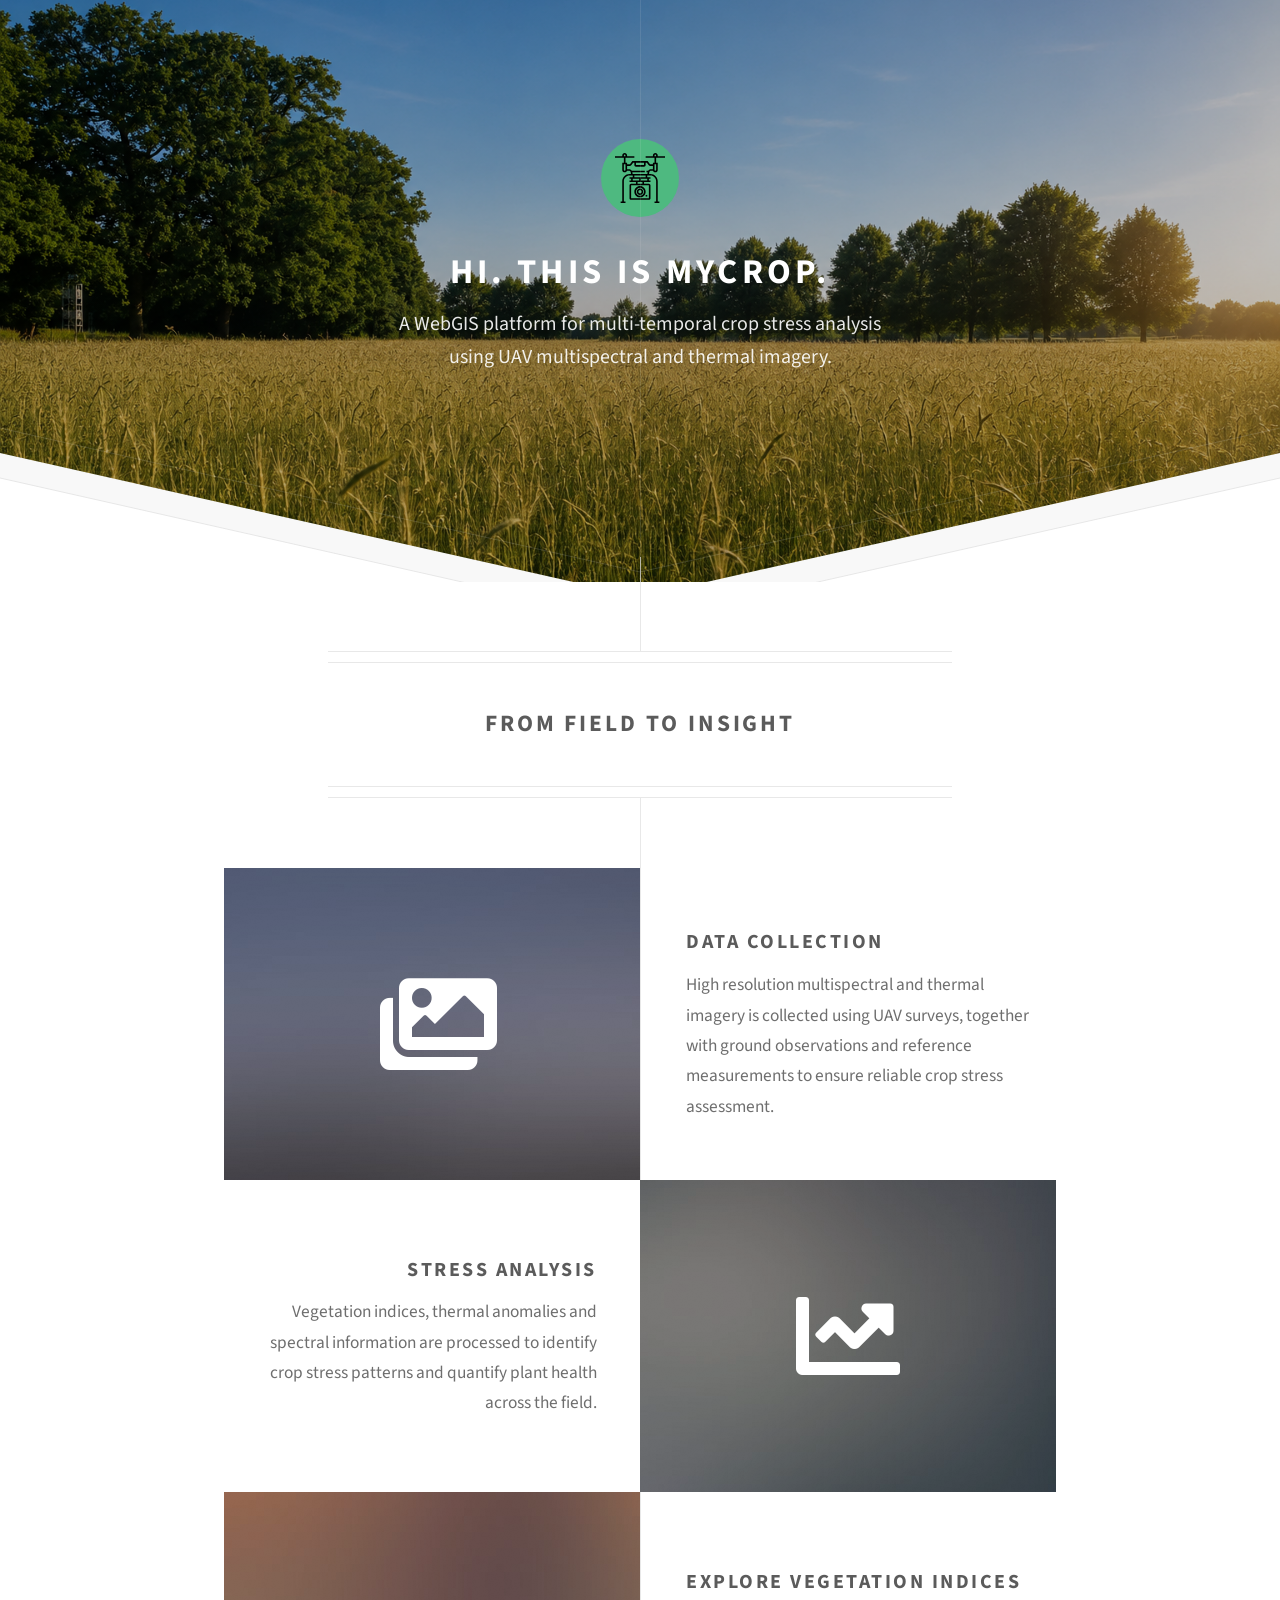
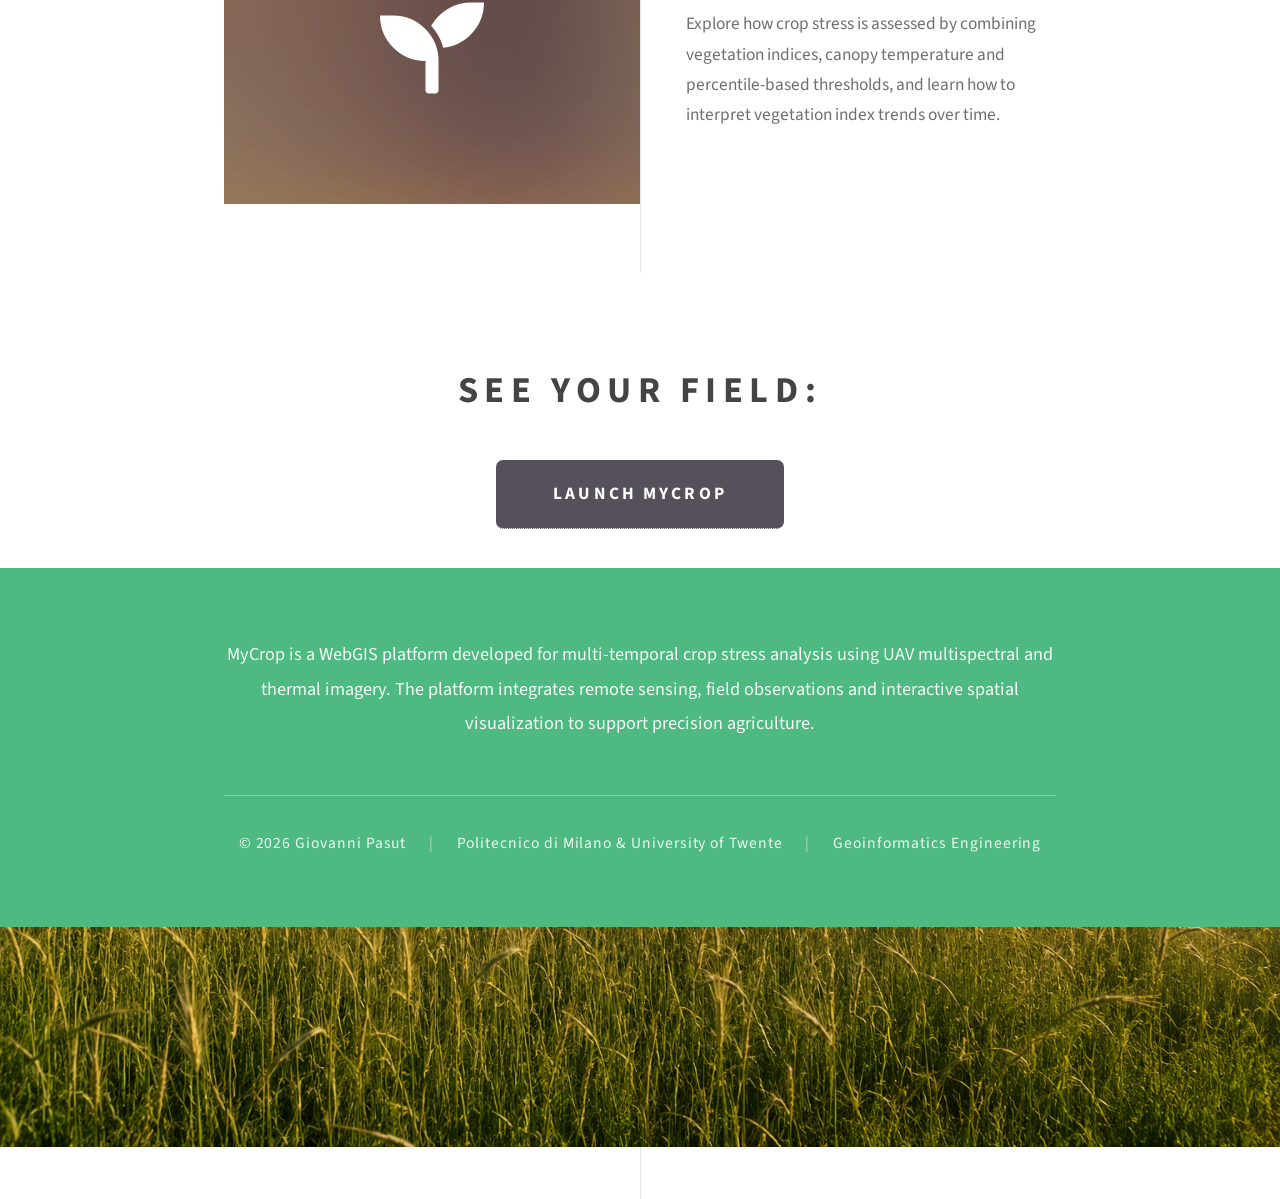
<file: index.html>
<!DOCTYPE HTML>
<!--
	Directive by HTML5 UP
	html5up.net | @ajlkn
	Free for personal and commercial use under the CCA 3.0 license (html5up.net/license)
-->
<html>

<head>
	<title>MyCrop</title>
	<meta charset="utf-8" />
	<meta name="viewport" content="width=device-width, initial-scale=1, user-scalable=no" />
	<link rel="stylesheet" href="assets/css/main.css" />
	<link rel="stylesheet" href="assets/css/footer_home.css">
</head>

<body class="is-preload">

	<!-- Header -->
	<div id="header">
		<div class="header-content"></div>
		<span class="logo"><img src="images/drone.svg" alt="Drone"></span>
		<h1>Hi. This is MyCrop.</h1>
		<p>A WebGIS platform for multi-temporal crop stress analysis
			<br />
			using UAV multispectral and thermal imagery.
		</p>
	</div>


	<!-- Main -->
	<div id="main">

		<header class="major container medium">
			<h2>FROM FIELD TO INSIGHT</h2>
			
		</header>

		<div class="box alt container">

			<section class="feature left">
				<a href="data_collection.html" class="image icon solid fa-images">
					<img src="images/pic01.jpg" alt="">
				</a>

				<div class="content">
					<h3>Data Collection</h3>
					<p>
						High resolution multispectral and thermal imagery is collected
						using UAV surveys, together with ground observations and
						reference measurements to ensure reliable crop stress assessment.
					</p>
				</div>
			</section>

			<section class="feature right">
				<a href="analysis.html" class="image icon solid fa-chart-line">
					<img src="images/pic02.jpg" alt="">
				</a>

				<div class="content">
					<h3>Stress Analysis</h3>
					<p>
						Vegetation indices, thermal anomalies and spectral information
						are processed to identify crop stress patterns and quantify
						plant health across the field.
					</p>
				</div>
			</section>

			<section class="feature left">
				<a href="field_indices.html" class="image icon solid fa-seedling">
					<img src="images/pic03.jpg" alt="">
				</a>

				<div class="content">
					<h3>Explore Vegetation Indices</h3>
					<p>
						Explore how crop stress is assessed by combining vegetation indices, canopy temperature and
						percentile-based thresholds, and learn how to interpret vegetation index trends over time.
					</p>
				</div>
			</section>

		</div>




		<section class="home-cta">

			<div class="container">

				<h2>SEE YOUR FIELD:</h2>

				<a href="map.html" class="cta-button">
					Launch MyCrop
				</a>

			</div>

		</section>


		<footer class="home-footer">

			<div class="container">

				<p class="footer-description">

					MyCrop is a WebGIS platform developed for multi-temporal crop stress
					analysis using UAV multispectral and thermal imagery. The platform
					integrates remote sensing, field observations and interactive spatial
					visualization to support precision agriculture.

				</p>

				<div class="footer-bottom">

					© 2026 Giovanni Pasut

					<span>|</span>

					Politecnico di Milano & University of Twente

					<span>|</span>

					Geoinformatics Engineering

				</div>

				<!-- Scripts -->
				<script src="assets/js/jquery.min.js"></script>
				<script src="assets/js/browser.min.js"></script>
				<script src="assets/js/breakpoints.min.js"></script>
				<script src="assets/js/util.js"></script>
				<script src="assets/js/main.js"></script>
			</div>
		</footer>
</body>

</html>
</file>
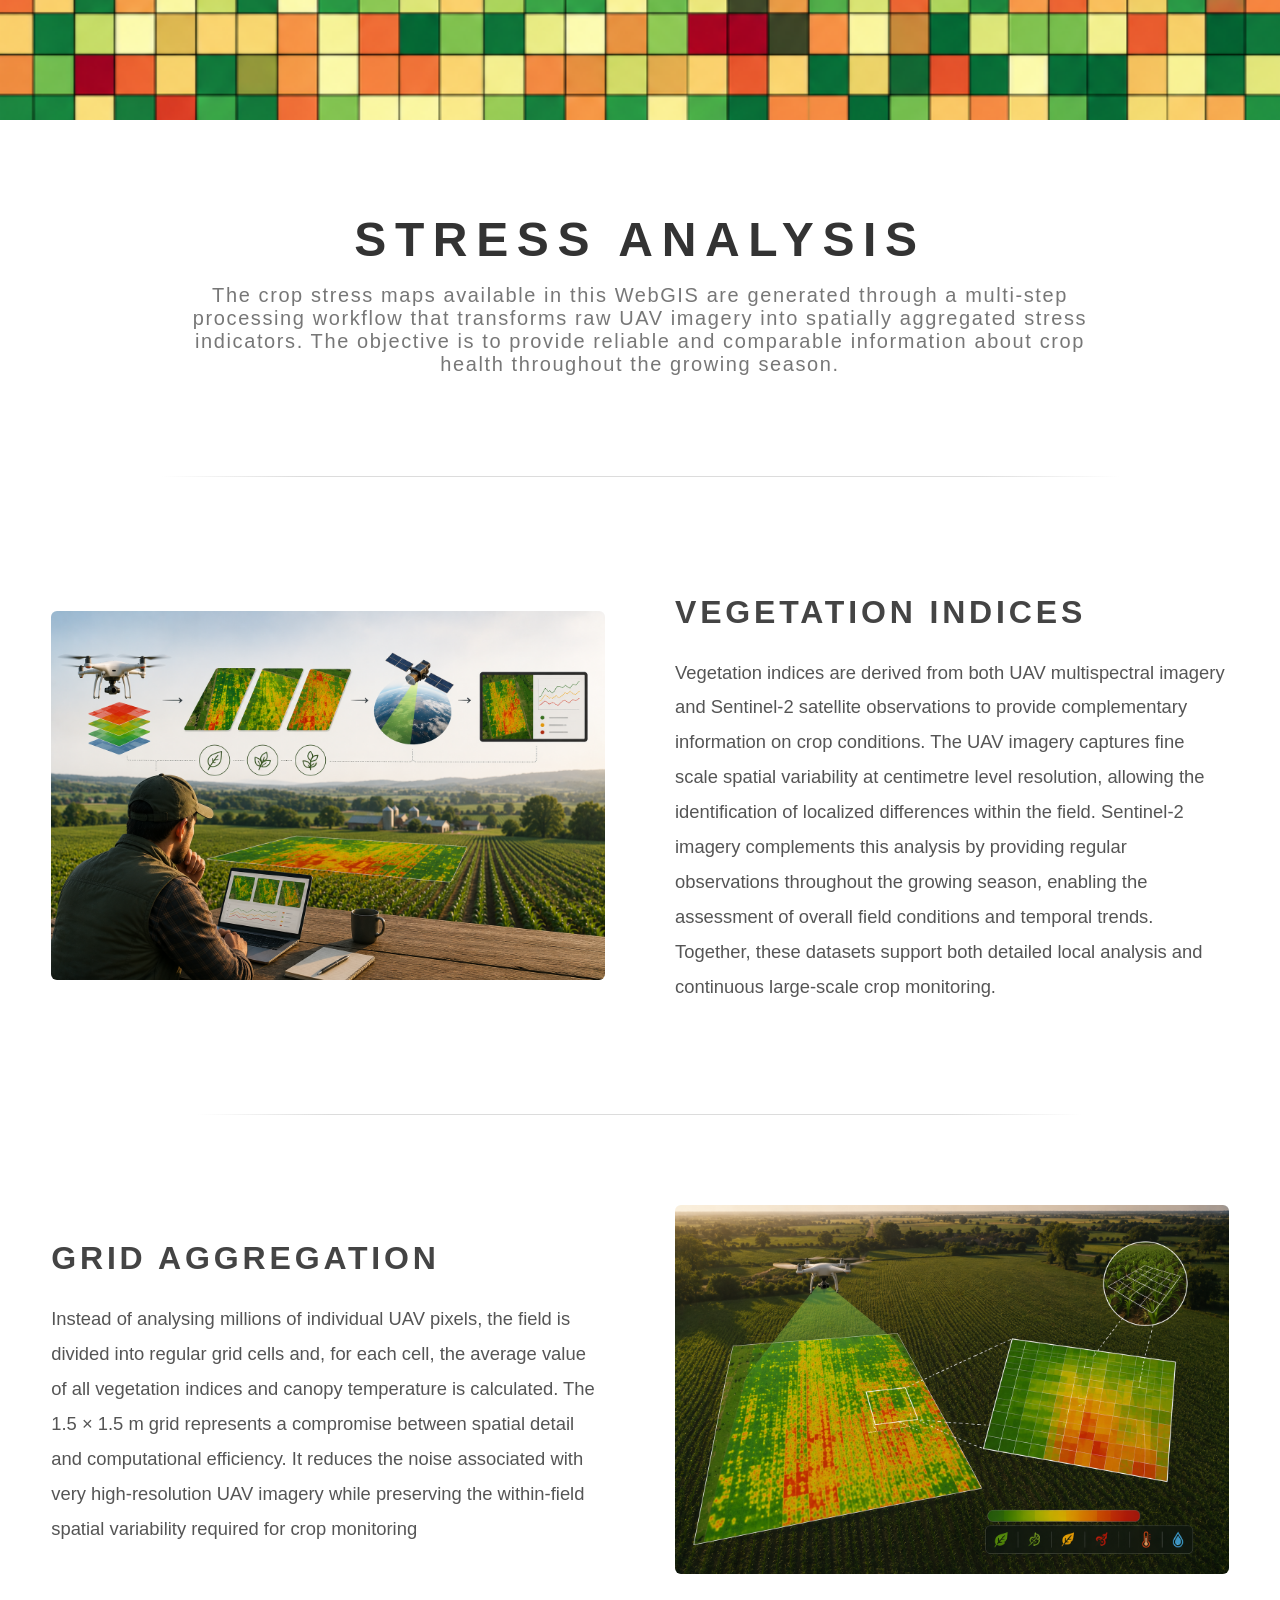
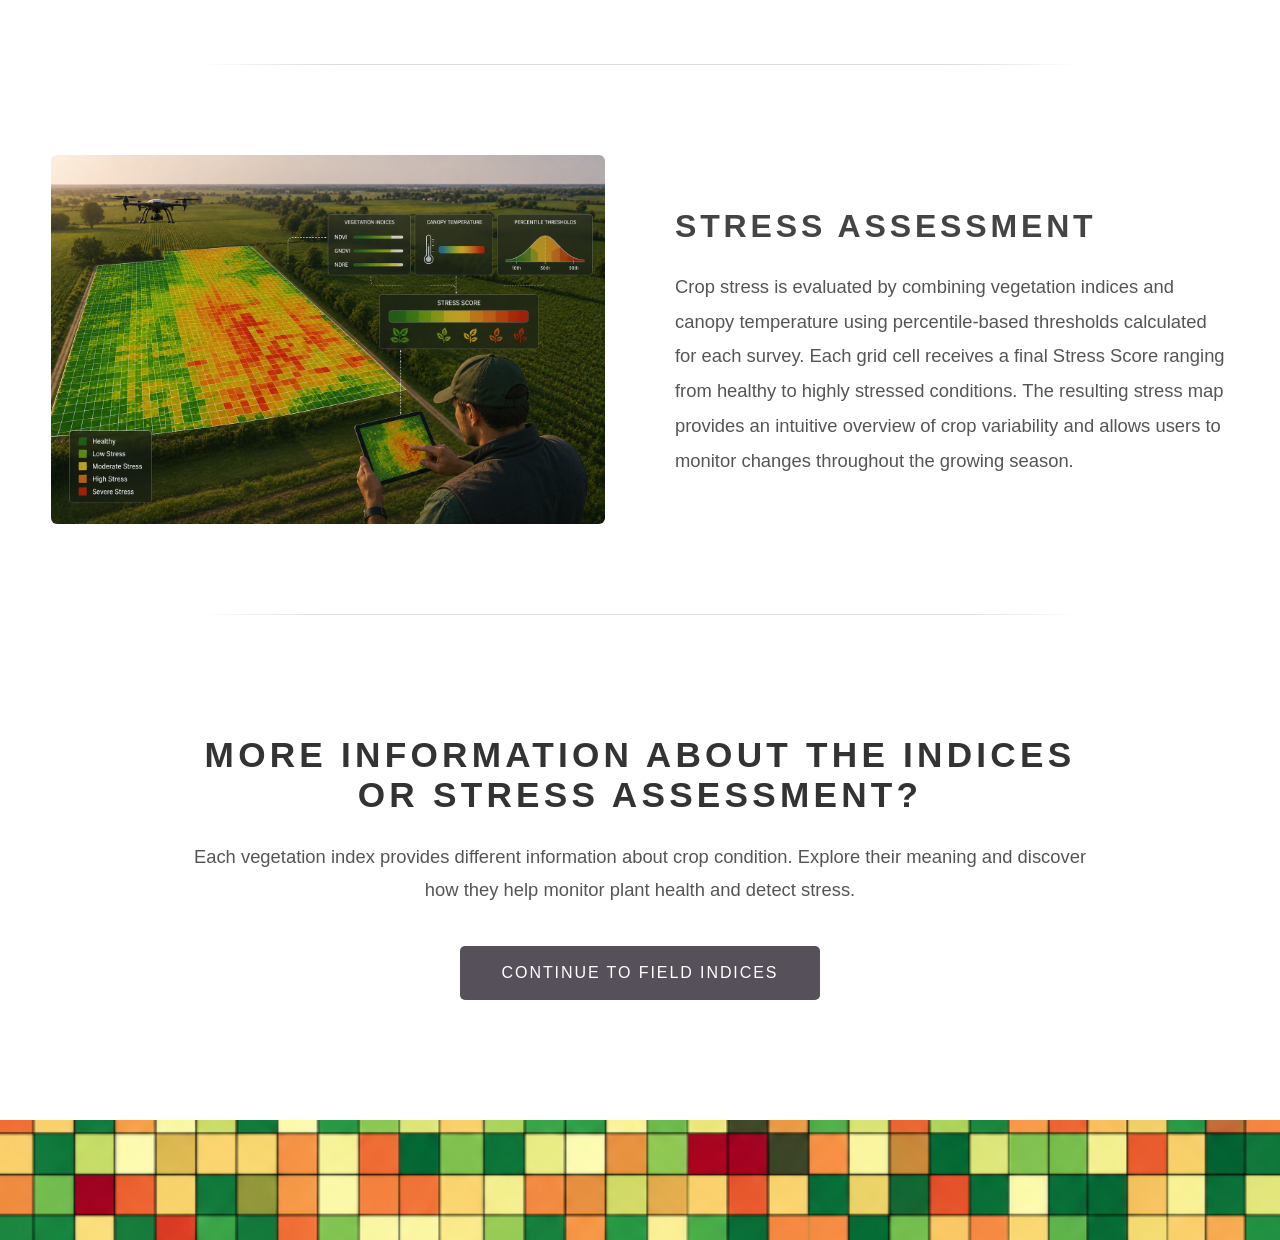
<file: analysis.html>
<!DOCTYPE HTML>
<html lang="en">

<head>
	<meta charset="utf-8">
	<meta name="viewport" content="width=device-width, initial-scale=1">

	<title>MyCrop | Data Collection</title>

	<link rel="stylesheet" href="assets/css/page_analysis.css">
</head>

<body>

	<!-- Top banner -->
	<div class="page-banner"></div>

	<!-- Title -->
	<header class="page-header-content">

		<h1>STRESS ANALYSIS</h1>

		<p>
			The crop stress maps available in this WebGIS are generated through a multi-step processing workflow that
			transforms raw UAV imagery into spatially aggregated stress indicators.
			The objective is to provide reliable and comparable information about crop health throughout the growing
			season.
		</p>

	</header>
	<div class="section-divider"></div>
	<main class="page-content">

		<!-- Vegetation Indices -->
		<section class="page-section">

			<div class="page-image">
				<img src="images/stress_analysis_images/vegetation_indices.png" alt="Vegetation Indices">
			</div>

			<div class="page-text">

				<h2>Vegetation Indices</h2>

				<p>
					Vegetation indices are derived from both UAV multispectral imagery and Sentinel-2 satellite
					observations to provide complementary information on crop conditions.
					The UAV imagery captures fine scale spatial variability at centimetre level resolution, allowing the
					identification of localized differences within the field. Sentinel-2 imagery complements this
					analysis by providing regular observations throughout the growing season, enabling the assessment of
					overall field conditions and temporal trends.
					Together, these datasets support both detailed local analysis and continuous large-scale crop
					monitoring.
				</p>

			</div>

		</section>
		<div class="section-divider"></div>
		<!-- Grid Aggregation -->
		<section class="page-section reverse">

			<div class="page-image">
				<img src="images/stress_analysis_images/grid_aggregation.png" alt="Grid Aggregation">
			</div>

			<div class="page-text">

				<h2>Grid Aggregation</h2>

				<p>
					Instead of analysing millions of individual UAV pixels, the field is divided into regular grid cells
					and,

					for each cell, the average value of all vegetation indices and canopy temperature is calculated.

					The 1.5 × 1.5 m grid represents a compromise between spatial detail and computational efficiency. It
					reduces the noise associated with very high-resolution UAV imagery while preserving the within-field
					spatial variability required for crop monitoring
				</p>

			</div>

		</section>
		<div class="section-divider"></div>
		<!-- Stress Assessment -->
		<section class="page-section">

			<div class="page-image">
				<img src="images/stress_analysis_images/stress_assessment.png" alt="Stress Assessment">
			</div>

			<div class="page-text">

				<h2>Stress Assessment</h2>

				<p>
					Crop stress is evaluated by combining vegetation indices and canopy temperature using

					percentile-based thresholds calculated for each survey.
					Each grid cell receives a final Stress Score ranging from healthy to highly stressed conditions.
					The resulting stress map provides an intuitive overview of crop variability and allows users to
					monitor changes throughout the growing season.
				</p>

			</div>

		</section>
		<div class="section-divider"></div>

	</main>

	<section class="page-end">

		<h2>More information about the indices or stress assessment?</h2>

		<p>
			Each vegetation index provides different information about crop condition. Explore their meaning and
			discover how they help monitor plant health and detect stress. 
		</p>

		<a href="field_indices.html" class="page-button">
			Continue to Field Indices
		</a>

	</section>

	<!-- Bottom banner -->
	<div class="page-banner"></div>

</body>

</html>
</file>
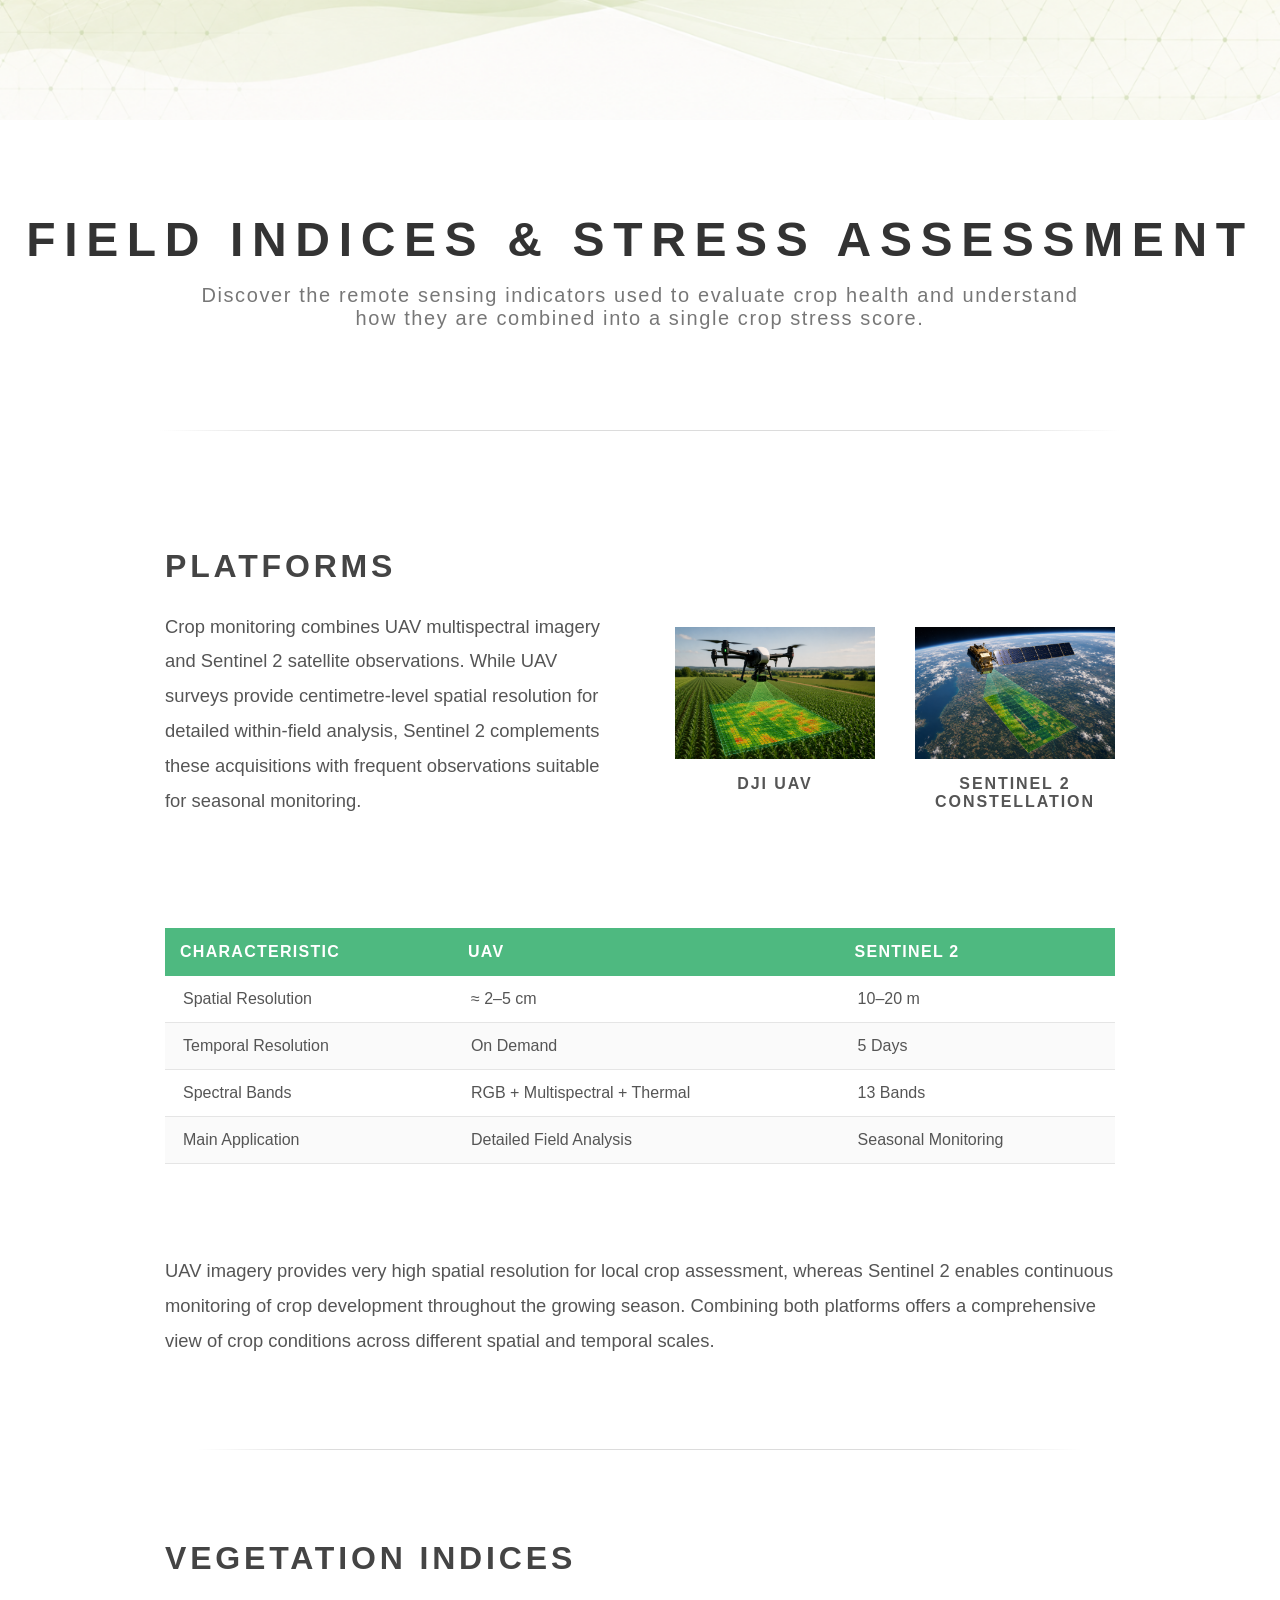
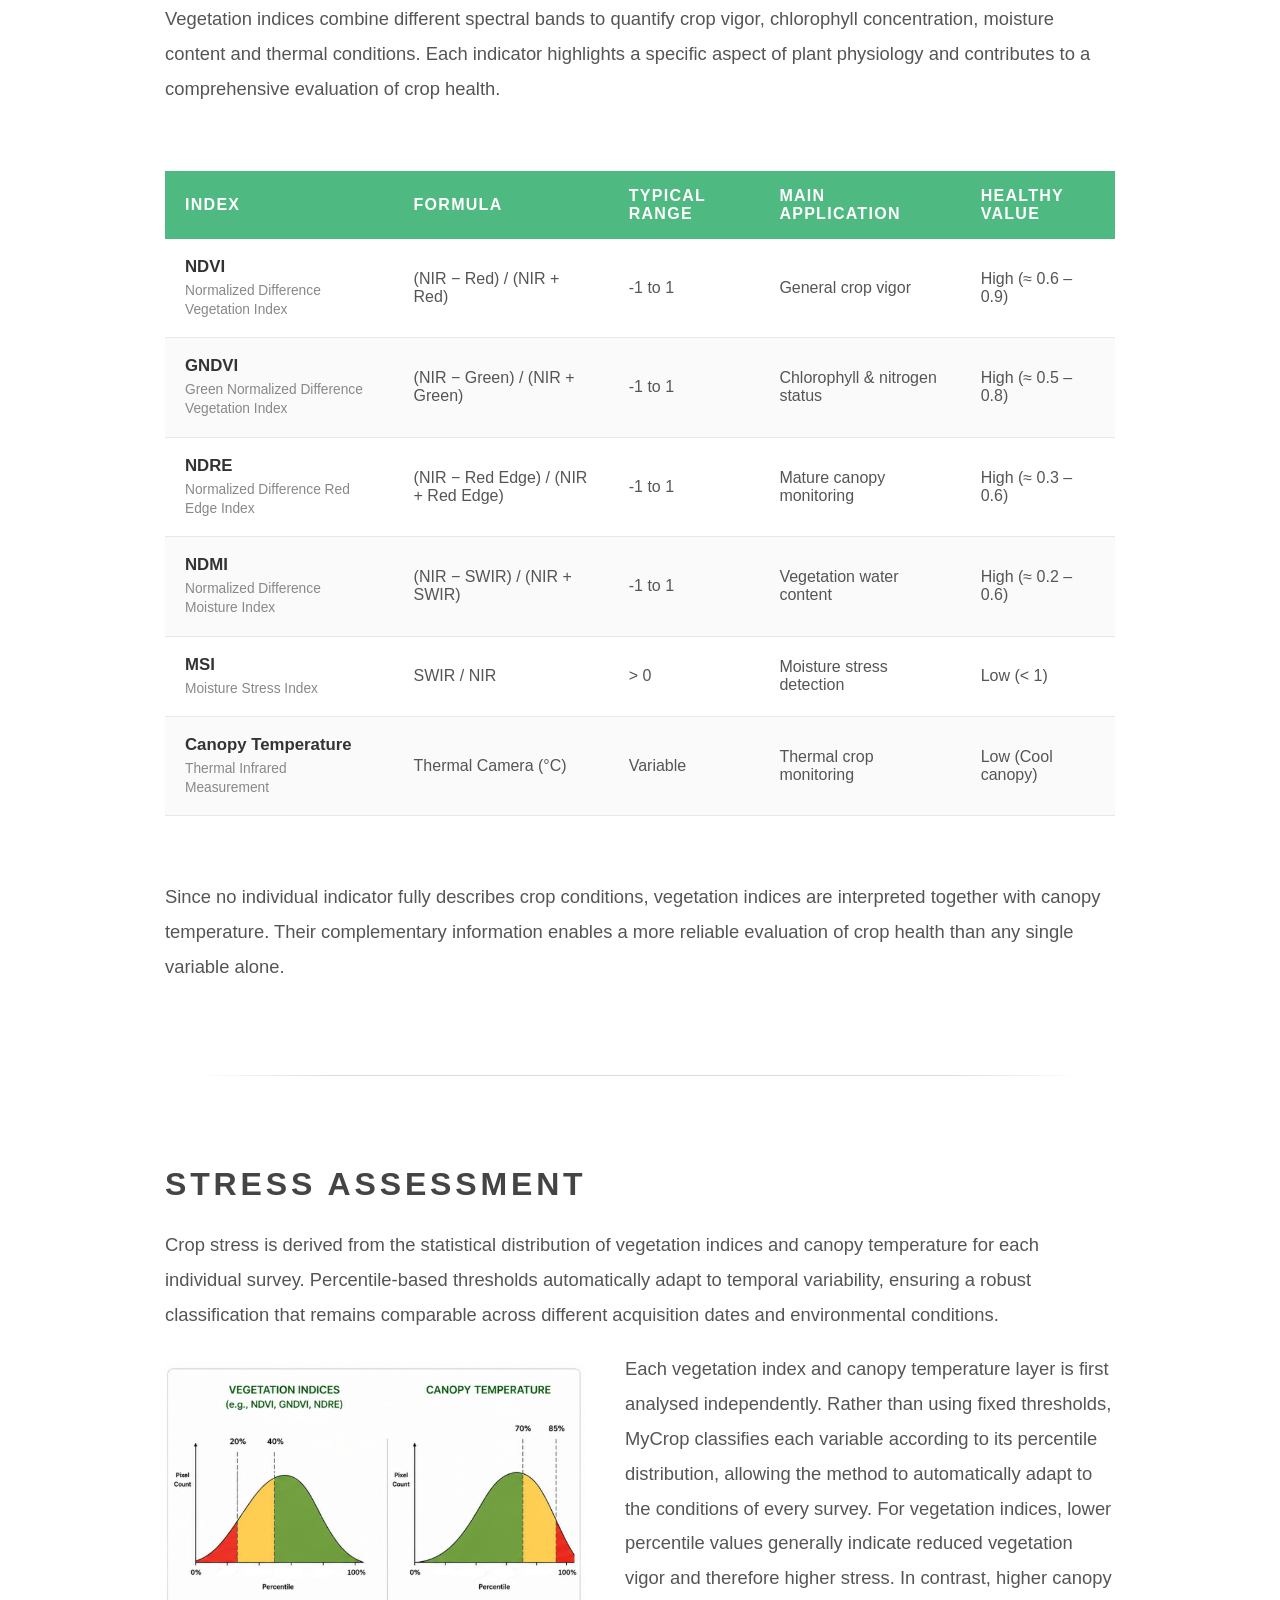
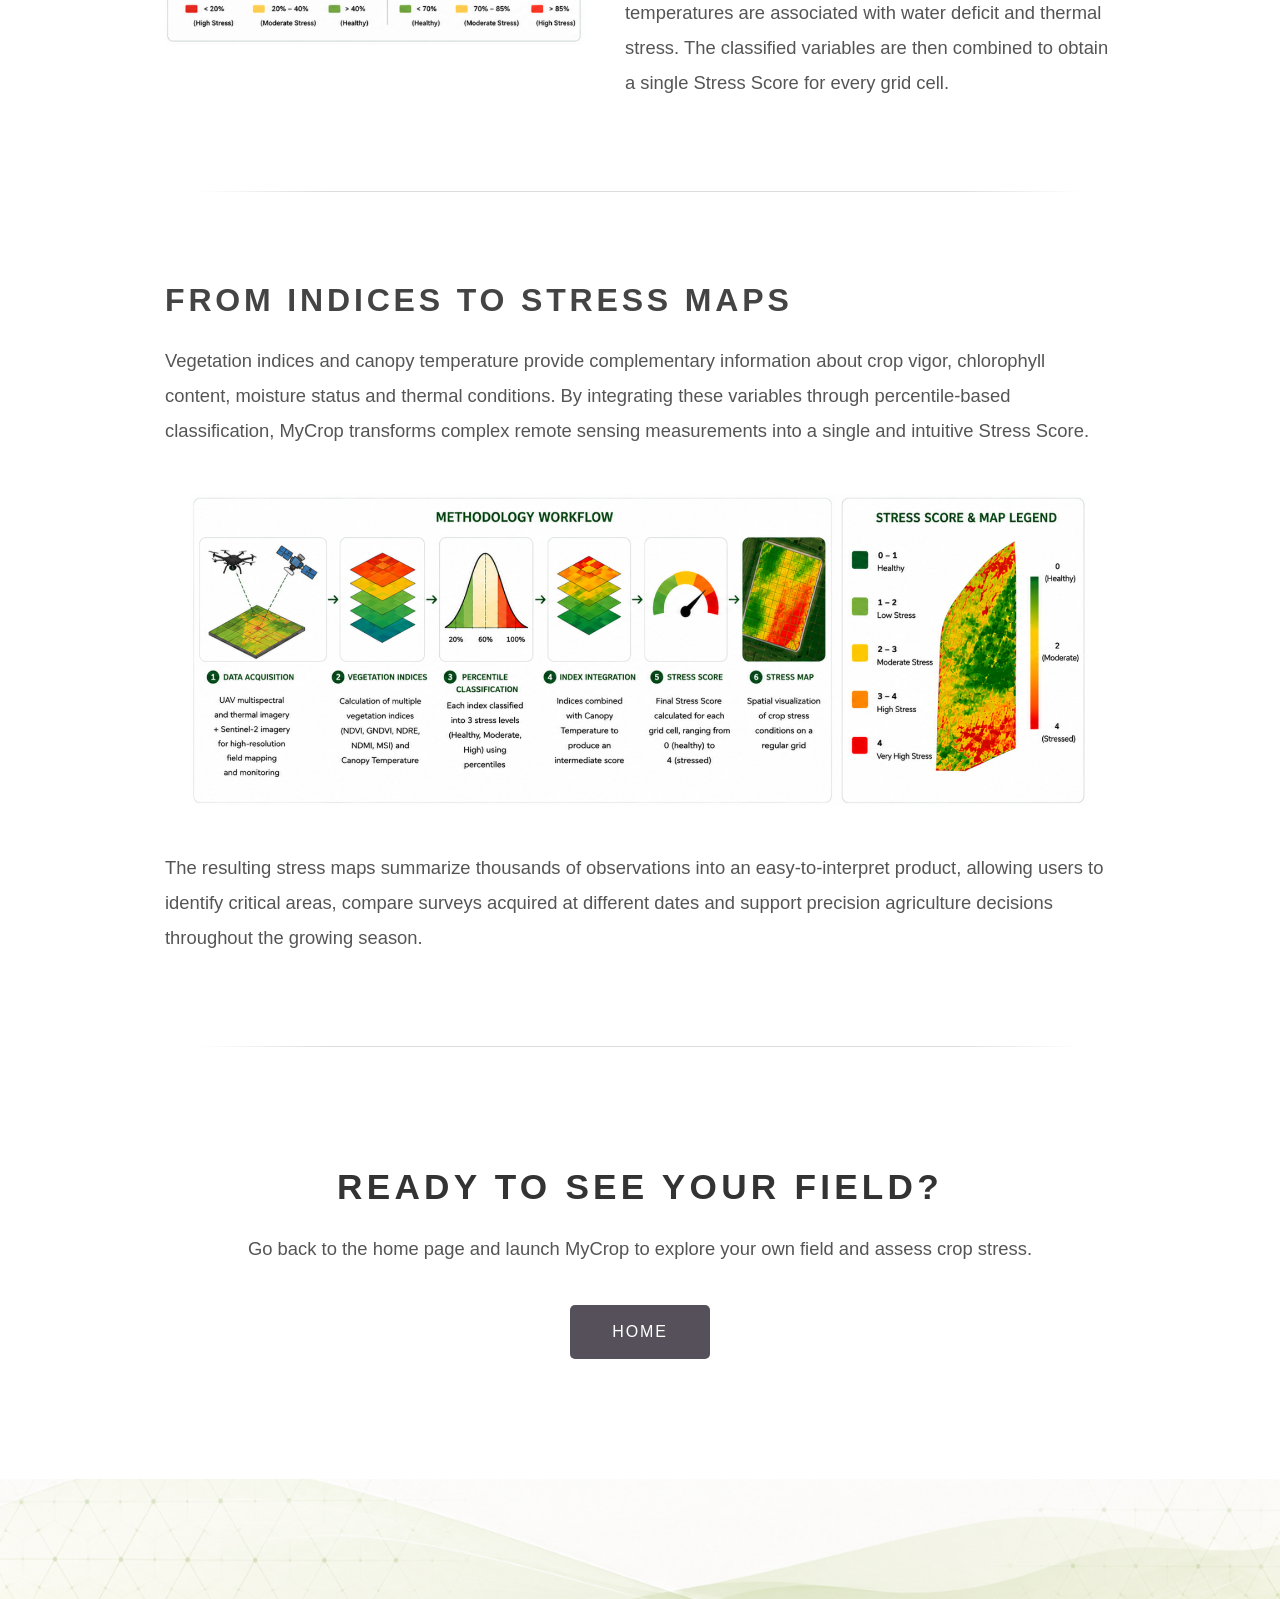
<file: field_indices.html>
<!DOCTYPE HTML>
<html lang="en">

<head>
	<meta charset="utf-8">
	<meta name="viewport" content="width=device-width, initial-scale=1">

	<title>MyCrop | Data Collection</title>

	<link rel="stylesheet" href="assets/css/page_field_indices.css">
</head>

<body>

	<!-- Top banner -->
	<div class="page-banner"></div>

	<!-- Title -->
	<header class="page-header-content">

		<h1>FIELD INDICES & STRESS ASSESSMENT</h1>

		<p>
			Discover the remote sensing indicators used to evaluate crop health and understand how they are combined
			into a single crop stress score.
		</p>

	</header>
	<div class="section-divider"></div>
	<main class="page-content">

		<!-- REMOTE SENSING PLATFORMS -->


		<section class="page-section platform-section">

			<div class="page-text">

				<h2> Platforms</h2>

				<p>
					Crop monitoring combines UAV multispectral imagery and Sentinel 2
					satellite observations. While UAV surveys provide centimetre-level
					spatial resolution for detailed within-field analysis, Sentinel 2
					complements these acquisitions with frequent observations suitable
					for seasonal monitoring.
				</p>

			</div>

			<div class="platform-images">

				<div class="platform-card">

					<img src="images/field_indices_images/UAV.png" alt="DJI UAV">

					<h3>DJI UAV</h3>

				</div>

				<div class="platform-card">

					<img src="images/field_indices_images/sentinel2.png" alt="Sentinel 2">

					<h3>Sentinel 2 Constellation</h3>

				</div>

			</div>

		</section>

		<div class="platform-table">

			<table>

				<thead>

					<tr>
						<th>Characteristic</th>
						<th> UAV</th>
						<th>Sentinel 2</th>
					</tr>

				</thead>

				<tbody>

					<tr>
						<td>Spatial Resolution</td>
						<td>≈ 2–5 cm</td>
						<td>10–20 m</td>
					</tr>

					<tr>
						<td>Temporal Resolution</td>
						<td>On Demand</td>
						<td>5 Days</td>
					</tr>

					<tr>
						<td>Spectral Bands</td>
						<td>RGB + Multispectral + Thermal</td>
						<td>13 Bands</td>
					</tr>

					<tr>
						<td>Main Application</td>
						<td>Detailed Field Analysis</td>
						<td>Seasonal Monitoring</td>
					</tr>

				</tbody>

			</table>

		</div>
		<section class="summary-section">
			<div class="page-text">

				<p>

					UAV imagery provides very high spatial resolution for local crop
					assessment, whereas Sentinel 2 enables continuous monitoring of crop
					development throughout the growing season. Combining both platforms
					offers a comprehensive view of crop conditions across different spatial
					and temporal scales.

				</p>

			</div>
		</section>
		<div class="section-divider"></div>

		<!-- VEGETATION INDICES -->

		<section class="summary-section">

			<div class="page-text">

				<h2>VEGETATION INDICES</h2>

				<p>
					Vegetation indices combine different spectral bands to quantify
					crop vigor, chlorophyll concentration, moisture content and thermal
					conditions. Each indicator highlights a specific aspect of plant
					physiology and contributes to a comprehensive evaluation of crop health.
				</p>

			</div>

			<div class="indices-table">

				<table>

					<thead>

						<tr>

							<th>Index</th>
							<th>Formula</th>
							<th>Typical Range</th>
							<th>Main Application</th>
							<th>Healthy Value</th>

						</tr>

					</thead>

					<tbody>

						<tr>

							<td>

								<strong>NDVI</strong>

								<span>Normalized Difference Vegetation Index</span>

							</td>

							<td>(NIR − Red) / (NIR + Red)</td>

							<td>-1 to 1</td>

							<td>General crop vigor</td>

							<td>High (≈ 0.6 – 0.9)</td>

						</tr>

						<tr>

							<td>

								<strong>GNDVI</strong>

								<span>Green Normalized Difference Vegetation Index</span>

							</td>

							<td>(NIR − Green) / (NIR + Green)</td>

							<td>-1 to 1</td>

							<td>Chlorophyll & nitrogen status</td>

							<td>High (≈ 0.5 – 0.8)</td>

						</tr>

						<tr>

							<td>

								<strong>NDRE</strong>

								<span>Normalized Difference Red Edge Index</span>

							</td>

							<td>(NIR − Red Edge) / (NIR + Red Edge)</td>

							<td>-1 to 1</td>

							<td>Mature canopy monitoring</td>

							<td>High (≈ 0.3 – 0.6)</td>

						</tr>

						<tr>

							<td>

								<strong>NDMI</strong>

								<span>Normalized Difference Moisture Index</span>

							</td>

							<td>(NIR − SWIR) / (NIR + SWIR)</td>

							<td>-1 to 1</td>

							<td>Vegetation water content</td>

							<td>High (≈ 0.2 – 0.6)</td>

						</tr>

						<tr>

							<td>

								<strong>MSI</strong>

								<span>Moisture Stress Index</span>

							</td>

							<td>SWIR / NIR</td>

							<td>> 0</td>

							<td>Moisture stress detection</td>

							<td>Low (&lt; 1)</td>

						</tr>

						<tr>

							<td>

								<strong>Canopy Temperature</strong>

								<span>Thermal Infrared Measurement</span>

							</td>

							<td>Thermal Camera (°C)</td>

							<td>Variable</td>

							<td>Thermal crop monitoring</td>

							<td>Low (Cool canopy)</td>

						</tr>

					</tbody>

				</table>

			</div>

			<div class="page-text">

				<p>

					Since no individual indicator fully describes crop conditions,
					vegetation indices are interpreted together with canopy temperature.
					Their complementary information enables a more reliable evaluation
					of crop health than any single variable alone.

				</p>

			</div>

		</section>


		<div class="section-divider"></div>


		<!-- STRESS ASSESSMENT -->
		<section class="summary-section">

			<div class="page-text">

				<h2>STRESS ASSESSMENT</h2>

				<p>
					Crop stress is derived from the statistical distribution of
					vegetation indices and canopy temperature for each individual
					survey. Percentile-based thresholds automatically adapt to
					temporal variability, ensuring a robust classification that
					remains comparable across different acquisition dates and
					environmental conditions.
				</p>

				<img src="images/field_indices_images/stress_assessment_workflow.png" class="workflow-float"
					alt="Stress Assessment Workflow">

				<p>
					Each vegetation index and canopy temperature layer is first analysed
					independently. Rather than using fixed thresholds, MyCrop classifies
					each variable according to its percentile distribution, allowing the
					method to automatically adapt to the conditions of every survey.

					For vegetation indices, lower percentile values generally indicate
					reduced vegetation vigor and therefore higher stress. In contrast,
					higher canopy temperatures are associated with water deficit and
					thermal stress. The classified variables are then combined to obtain
					a single Stress Score for every grid cell.
				</p>

			</div>

		</section>
		<div class="section-divider"></div>

		<!-- FROM INDICES TO STRESS MAPS -->

		<section class="summary-section">

			<div class="page-text">

				<h2>FROM INDICES TO STRESS MAPS</h2>

				<p>
					Vegetation indices and canopy temperature provide complementary
					information about crop vigor, chlorophyll content, moisture status
					and thermal conditions. By integrating these variables through
					percentile-based classification, MyCrop transforms complex remote
					sensing measurements into a single and intuitive Stress Score.
				</p>

			</div>

			<div class="summary-image">

				<img src="images/field_indices_images/final_workflow.png" alt="From Indices to Stress Maps">

			</div>

			<div class="page-text">

				<p>
					The resulting stress maps summarize thousands of observations into
					an easy-to-interpret product, allowing users to identify critical
					areas, compare surveys acquired at different dates and support
					precision agriculture decisions throughout the growing season.
				</p>

			</div>

		</section>

		<div class="section-divider"></div>
	</main>

	<section class="page-end">

		<h2>Ready to see your field?</h2>

		<p>
			Go back to the home page and launch MyCrop to explore your own field and assess crop stress.
		</p>

		<a href="home.html" class="page-button">
			Home
		</a>

	</section>

	<!-- Bottom banner -->
	<div class="page-banner page-footer"></div>

</body>

</html>
</file>
<file: assets/css/footer_home.css>
/* =====================================================
   HOME CTA
===================================================== */

.home-cta {

    background: #ffffff;

    text-align: center;

    padding: 5em 1.5em 5em;
}

.home-cta h2 {

    font-size: 2.1em;

    letter-spacing: .18em;

    text-transform: uppercase;

    color: #444;

    margin-bottom: 1em;
}

.home-cta p {

    max-width: 760px;

    margin: 0 auto 2.5em;

    font-size: 1.15em;

    line-height: 1.8;

    color: #666;
}

.cta-button {

    display: inline-block;

    background: #55505a;

    color: #ffffff;

    text-decoration: none;

    text-transform: uppercase;

    letter-spacing: .18em;

    font-weight: 700;

    padding: 1.1em 3.3em;

    border-radius: 7px;

    transition: .25s;
}

.cta-button:hover {

    background: #4eb980;

    color: #ffffff;
}


/* =====================================================
   FOOTER
===================================================== */

.home-footer {

    background: #4eb980;

    color: #ffffff;

    text-align: center;

    padding: 4em 2em;
}

.home-footer .container {

    max-width: 900px;

    margin: auto;
}

.footer-description {

    font-size: 1.05em;

    line-height: 1.9;

    opacity: .95;

    margin-bottom: 3em;
}

.footer-bottom {

    border-top: 1px solid rgba(255, 255, 255, .35);

    padding-top: 2em;

    font-size: .9em;

    letter-spacing: .06em;

    opacity: .9;
}

.footer-bottom span {

    margin: 0 1.2em;

    opacity: .6;
}
.home-footer::after{

    content:"";

    display:block;
    

    height:220px;

    margin:4em -2em -4em;

    background:url("../../images/field.png") center bottom/cover no-repeat;
}

/* =====================================================
   MOBILE
===================================================== */

@media(max-width:768px) {

    .home-cta {

        padding: 4em 1.5em;
    }

    .home-cta h2 {

        font-size: 1.6em;
    }

    .home-cta p {

        font-size: 1em;
    }

    .footer-bottom span {

        display: none;
    }

    .footer-bottom {

        line-height: 2;
    }

}
.home-footer{
    margin-top:-48px;
}
</file>
<file: assets/css/page_analysis.css>
/* =====================================================
   GENERAL
===================================================== */

body {
    margin: 0;
    font-family: 'Source Sans Pro', sans-serif;
    background: #ffffff;
    color: #555;
}

.page-content {
    width: min(1300px, 92%);
    margin: 0 auto;
}

.section-divider {
    width: 75%;
    max-width: 1100px;
    height: 1px;
    margin: 70px auto;

    background: linear-gradient(to right,
            transparent,
            #dcdcdc 15%,
            #dcdcdc 85%,
            transparent);
}

/* =====================================================
   TOP & BOTTOM BANNER
===================================================== */

.page-banner {
    width: 100%;
    height: 120px;

    background-image: url("../../images/sfondo.png");
    background-size: cover;
    background-repeat: no-repeat;
    background-position: center 72%;

    margin: 0 auto;
}

.page-footer {
    transform: rotate(180deg);
}


/* =====================================================
   PAGE TITLE
===================================================== */

.page-header-content {

    text-align: center;

    padding: 60px 0 30px 0;
}

.page-header-content h1 {

    font-size: 3rem;

    letter-spacing: .18em;

    text-transform: uppercase;

    color: #333;

    margin-bottom: .35em;
}

.page-header-content p {

    max-width: 900px;

    margin: 0 auto;

    font-size: 1.25rem;

    letter-spacing: .08em;

    color: #777;
}


/* =====================================================
   CONTENT SECTIONS
===================================================== */

.page-section {
    
    display: flex;

    align-items: center;

    justify-content: space-between;

    gap: 70px;

    margin: 90px 0;
}

.page-section.reverse {

    flex-direction: row-reverse;
}


/* =====================================================
   IMAGE
===================================================== */

.page-image {

    flex: 1;
}

.page-image img {

    display: block;

    width: 100%;

    height: auto;

    object-fit: contain;

    border-radius: 6px;
}


/* =====================================================
   TEXT
===================================================== */

.page-text {

    flex: 1;
}

.page-text h2 {

    font-size: 2rem;

    letter-spacing: .12em;

    text-transform: uppercase;

    color: #444;

    margin-bottom: 25px;
}

.page-text p {

    font-size: 1.15rem;

    line-height: 1.9;
}


/* =====================================================
   FINAL SECTION
===================================================== */

.page-end {

    text-align: center;

    max-width: 900px;

    margin: 120px auto;
}

.page-end h2 {

    font-size: 2.2rem;

    letter-spacing: .12em;

    text-transform: uppercase;

    color: #333;

    margin-bottom: 25px;
}

.page-end p {

    font-size: 1.15rem;

    line-height: 1.8;

    margin-bottom: 40px;
}


/* =====================================================
   BUTTON
===================================================== */

.page-button {

    display: inline-block;

    padding: 18px 42px;

    background: #55505a;

    color: white;

    text-decoration: none;

    text-transform: uppercase;

    letter-spacing: .12em;

    border-radius: 5px;

    transition: .25s;
}

.page-button:hover {

    background: #4eb980;
}


/* =====================================================
   MOBILE
===================================================== */

@media (max-width: 900px) {

    .page-section,
    .page-section.reverse {

        flex-direction: column;
    }

    .page-header-content h1 {

        font-size: 2.3rem;
    }

    .page-text {

        text-align: center;
    }

}
</file>
<file: assets/css/page_field_indices.css>
/* =====================================================
   GENERAL
===================================================== */

body {
    margin: 0;
    font-family: 'Source Sans Pro', sans-serif;
    background: #ffffff;
    color: #555;
}

.page-content {
    width: min(1300px, 92%);
    margin: 0 auto;
}

.section-divider {
    width: 75%;
    max-width: 1100px;
    height: 1px;
    margin: 70px auto;

    background: linear-gradient(to right,
            transparent,
            #dcdcdc 15%,
            #dcdcdc 85%,
            transparent);
}

/* =====================================================
   TOP & BOTTOM BANNER
===================================================== */

.page-banner {
    width: 100%;
    height: 120px;

    background-image: url("../../images/sfondo_indices.png");
    background-size: cover;
    background-repeat: no-repeat;
    background-position: center 72%;

    margin: 0 auto;
}

.page-footer {
    transform: rotate(180deg);
}


/* =====================================================
   PAGE TITLE
===================================================== */

.page-header-content {

    text-align: center;

    padding: 60px 0 30px 0;
}

.page-header-content h1 {

    font-size: 3rem;

    letter-spacing: .18em;

    text-transform: uppercase;

    color: #333;

    margin-bottom: .35em;
}

.page-header-content p {

    max-width: 900px;

    margin: 0 auto;

    font-size: 1.25rem;

    letter-spacing: .08em;

    color: #777;
}


/* =====================================================
   CONTENT SECTIONS
===================================================== */

.page-section {
    max-width: 950px;

    display: flex;

    align-items: center;

    justify-content: space-between;

    gap: 70px;

    margin: 90px 0;
}

.page-section.reverse {

    flex-direction: row-reverse;
    max-width: 950px;
}


/* =====================================================
   IMAGE
===================================================== */

.page-image {

    flex: 1;
}

.page-image img {

    display: block;

    width: 100%;

    height: auto;

    object-fit: contain;

    border-radius: 6px;
}


/* =====================================================
   TEXT
===================================================== */

.page-text {

    flex: 1;
    max-width: 950px;
    
}

.page-text h2 {

    font-size: 2rem;

    letter-spacing: .12em;

    text-transform: uppercase;

    color: #444;

    margin-bottom: 25px;
}

.page-text p {

    font-size: 1.15rem;

    line-height: 1.9;
}


/* =====================================================
   FINAL SECTION
===================================================== */

.page-end {

    text-align: center;

    max-width: 900px;

    margin: 120px auto;
}

.page-end h2 {

    font-size: 2.2rem;

    letter-spacing: .12em;

    text-transform: uppercase;

    color: #333;

    margin-bottom: 25px;
}

.page-end p {

    font-size: 1.15rem;

    line-height: 1.8;

    margin-bottom: 40px;
}


/* =====================================================
   BUTTON
===================================================== */

.page-button {

    display: inline-block;

    padding: 18px 42px;

    background: #55505a;

    color: white;

    text-decoration: none;

    text-transform: uppercase;

    letter-spacing: .12em;

    border-radius: 5px;

    transition: .25s;
}

.page-button:hover {

    background: #4eb980;
}


/* =====================================================
   MOBILE
===================================================== */

@media (max-width: 900px) {

    .page-section,
    .page-section.reverse {

        flex-direction: column;
    }

    .page-header-content h1 {

        font-size: 2.3rem;
    }

    .page-text {

        text-align: center;
    }

}

/* =====================================================
   REMOTE SENSING PLATFORMS
===================================================== */

.platform-section{

    max-width:950px;

    margin:90px auto;
}

.platform-images {
    margin-top: 95px;
    flex: 1;

    display: grid;

    grid-template-columns: 1fr 1fr;

    gap: 2.5rem;
}

.platform-card {

    text-align: center;
}

.platform-card img {

    width: 100%;

    max-width: 260px;

    display: block;

    margin: auto;

    object-fit: contain;
}

.platform-card h3 {

    margin-top: 1rem;

    font-size: 1rem;

    letter-spacing: .12em;

    text-transform: uppercase;

    color: #555;
}

.platform-table {

    margin: 4rem auto;
    max-width: 950px;
    width: 100%;
}

.platform-table table {

    width: 100%;

    border-collapse: collapse;

    font-size: 1rem;
}

.platform-table th {

    background: #4eb980;

    color: #fff;

    padding: 15px;

    text-align: left;

    text-transform: uppercase;

    letter-spacing: .08em;
}

.platform-table td {

    padding: 14px 18px;

    border-bottom: 1px solid #e5e5e5;
}

.platform-table tbody tr:nth-child(even) {

    background: #fafafa;
}

.platform-description {

    max-width: 950px;

    margin: 3rem auto 0;

    text-align: left;
}

.platform-description p {

    font-size: 1.1rem;

    line-height: 1.9;
}

/* =====================================================
   VEGETATION INDICES
===================================================== */

.indices-section {

    margin: 80px 0;
}

.indices-table {

    width: 100%;
    max-width: 950px;
    margin: 4rem auto;
}

.indices-table table {

    width: 100%;

    border-collapse: collapse;
}

.indices-table th {

    background: #4eb980;

    color: #fff;

    text-align: left;

    padding: 16px 20px;

    text-transform: uppercase;

    letter-spacing: .08em;
}

.indices-table td {

    padding: 18px 20px;

    border-bottom: 1px solid #e8e8e8;

    vertical-align: middle;
}

.indices-table tbody tr:nth-child(even) {

    background: #fafafa;
}

.indices-table strong {

    display: block;

    font-size: 1.05rem;

    color: #333;

    margin-bottom: 4px;
}

.indices-table span {

    display: block;

    font-size: .86rem;

    color: #888;

    line-height: 1.4;
}

.indices-description {

    max-width: 900px;

    margin: 4rem auto 0;

    text-align: center;
}

.indices-description p {

    font-size: 1.1rem;

    line-height: 1.9;
}

/* =====================================================
   STRESS ASSESSMENT 
===================================================== */
.stress-layout {

    display: flex;

    align-items: center;

    gap: 60px;

    margin-top: 45px;
}

.stress-info {

    flex: 1;
}

.stress-figure {

    flex: 1.4;
}

.stress-figure img {

    width: 100%;

    height: auto;

    display: block;

    border-radius: 8px;

}

.workflow-float{

    float:left;

    width:420px;

    margin:10px 40px 25px 0;

    border-radius:8px;

    
}


/* =====================================================
   FROM INDICES TO STRESS MAPS 
===================================================== */

.summary-section {

    margin: 90px 0;

    text-align: left;
}

.summary-section .page-text {

    max-width: 950px;

    margin: 0 auto;
}

.summary-section h2 {

    margin-bottom: 25px;
}

.summary-image {

    margin: 45px auto;

    max-width: 950px;
}

.summary-image img {

    width: 100%;

    max-width: 900px;

    height: auto;

    display: block;

    margin: 0 auto;

    border-radius: 8px;

    
}

.summary-section .page-text:last-child {

    margin-top: 45px;
}
</file>
<file: assets/css/main.css>
@import url("fontawesome-all.min.css");
@import url("https://fonts.googleapis.com/css?family=Source+Sans+Pro:300,300italic,400,400italic,600,600italic,700,700italic");

/*
	Directive by HTML5 UP
	html5up.net | @ajlkn
	Free for personal and commercial use under the CCA 3.0 license (html5up.net/license)
*/

html,
body,
div,
span,
applet,
object,
iframe,
h1,
h2,
h3,
h4,
h5,
h6,
p,
blockquote,
pre,
a,
abbr,
acronym,
address,
big,
cite,
code,
del,
dfn,
em,
img,
ins,
kbd,
q,
s,
samp,
small,
strike,
strong,
sub,
sup,
tt,
var,
b,
u,
i,
center,
dl,
dt,
dd,
ol,
ul,
li,
fieldset,
form,
label,
legend,
table,
caption,
tbody,
tfoot,
thead,
tr,
th,
td,
article,
aside,
canvas,
details,
embed,
figure,
figcaption,
footer,
header,
hgroup,
menu,
nav,
output,
ruby,
section,
summary,
time,
mark,
audio,
video {
	margin: 0;
	padding: 0;
	border: 0;
	font-size: 100%;
	font: inherit;
	vertical-align: baseline;
}

article,
aside,
details,
figcaption,
figure,
footer,
header,
hgroup,
menu,
nav,
section {
	display: block;
}

body {
	line-height: 1;
}

ol,
ul {
	list-style: none;
}

blockquote,
q {
	quotes: none;
}

blockquote:before,
blockquote:after,
q:before,
q:after {
	content: '';
	content: none;
}

table {
	border-collapse: collapse;
	border-spacing: 0;
}

body {
	-webkit-text-size-adjust: none;
}

mark {
	background-color: transparent;
	color: inherit;
}

input::-moz-focus-inner {
	border: 0;
	padding: 0;
}

input,
select,
textarea {
	-moz-appearance: none;
	-webkit-appearance: none;
	-ms-appearance: none;
	appearance: none;
}

/* Basic */

html {
	box-sizing: border-box;
}

*,
*:before,
*:after {
	box-sizing: inherit;
}

html,
body {
	height: 100%;
}

body {
	background: #ffffff;
}

body.is-preload *,
body.is-preload *:before,
body.is-preload *:after {
	-moz-animation: none !important;
	-webkit-animation: none !important;
	-ms-animation: none !important;
	animation: none !important;
	-moz-transition: none !important;
	-webkit-transition: none !important;
	-ms-transition: none !important;
	transition: none !important;
}

body,
input,
select,
textarea {
	color: #6e6e6e;
	font-family: 'Source Sans Pro', sans-serif;
	font-size: 16pt;
	font-weight: 400;
	line-height: 1.75em;
}

a {
	-moz-transition: color 0.2s ease-in-out, border-bottom-color 0.2s ease-in-out;
	-webkit-transition: color 0.2s ease-in-out, border-bottom-color 0.2s ease-in-out;
	-ms-transition: color 0.2s ease-in-out, border-bottom-color 0.2s ease-in-out;
	transition: color 0.2s ease-in-out, border-bottom-color 0.2s ease-in-out;
	border-bottom: dotted 1px;
	color: #4eb980;
	text-decoration: none;
}

a:hover {
	border-bottom-color: transparent;
}

strong,
b {
	font-weight: 600;
	color: #5b5b5b;
}

em,
i {
	font-style: italic;
}

p,
ul,
ol,
dl,
table,
blockquote,
form {
	margin: 0 0 2em 0;
}

h1,
h2,
h3,
h4,
h5,
h6 {
	color: #5b5b5b;
	font-weight: 700;
	letter-spacing: 0.125em;
	line-height: 1.75em;
	margin-bottom: 1em;
	text-transform: uppercase;
	text-align: center;
}

h1 a,
h2 a,
h3 a,
h4 a,
h5 a,
h6 a {
	color: inherit;
	text-decoration: none;
}

h2 {
	font-size: 1.75em;
}

h3 {
	font-size: 1.5em;
}

sub {
	font-size: 0.8em;
	position: relative;
	top: 0.5em;
}

sup {
	font-size: 0.8em;
	position: relative;
	top: -0.5em;
}

hr {
	border: 0;
	border-top: solid 1px rgba(224, 224, 224, 0.75);
	margin-bottom: 1.5em;
}

blockquote {
	border-left: solid 0.5em rgba(224, 224, 224, 0.75);
	font-style: italic;
	padding: 1em 0 1em 2em;
}

/* Container */

.container {
	margin: 0 auto;
	max-width: 100%;
	width: 51em;
}

.container.medium {
	width: 38.25em;
}

@media screen and (max-width: 1280px) {

	.container {
		width: 48em;
	}

	.container.medium {
		width: 36em;
	}

}

@media screen and (max-width: 980px) {

	.container {
		width: 95%;
	}

	.container.medium {
		width: 71.25%;
	}

}

@media screen and (max-width: 840px) {

	.container {
		width: 95% !important;
	}

}

@media screen and (max-width: 736px) {

	.container {
		width: 90% !important;
	}

}

@media screen and (max-width: 480px) {

	.container {
		width: 100% !important;
	}

}

/* Row */

.row {
	display: flex;
	flex-wrap: wrap;
	box-sizing: border-box;
	align-items: stretch;
}

.row>* {
	box-sizing: border-box;
}

.row.gtr-uniform>*> :last-child {
	margin-bottom: 0;
}

.row.aln-left {
	justify-content: flex-start;
}

.row.aln-center {
	justify-content: center;
}

.row.aln-right {
	justify-content: flex-end;
}

.row.aln-top {
	align-items: flex-start;
}

.row.aln-middle {
	align-items: center;
}

.row.aln-bottom {
	align-items: flex-end;
}

.row>.imp {
	order: -1;
}

.row>.col-1 {
	width: 8.33333%;
}

.row>.off-1 {
	margin-left: 8.33333%;
}

.row>.col-2 {
	width: 16.66667%;
}

.row>.off-2 {
	margin-left: 16.66667%;
}

.row>.col-3 {
	width: 25%;
}

.row>.off-3 {
	margin-left: 25%;
}

.row>.col-4 {
	width: 33.33333%;
}

.row>.off-4 {
	margin-left: 33.33333%;
}

.row>.col-5 {
	width: 41.66667%;
}

.row>.off-5 {
	margin-left: 41.66667%;
}

.row>.col-6 {
	width: 50%;
}

.row>.off-6 {
	margin-left: 50%;
}

.row>.col-7 {
	width: 58.33333%;
}

.row>.off-7 {
	margin-left: 58.33333%;
}

.row>.col-8 {
	width: 66.66667%;
}

.row>.off-8 {
	margin-left: 66.66667%;
}

.row>.col-9 {
	width: 75%;
}

.row>.off-9 {
	margin-left: 75%;
}

.row>.col-10 {
	width: 83.33333%;
}

.row>.off-10 {
	margin-left: 83.33333%;
}

.row>.col-11 {
	width: 91.66667%;
}

.row>.off-11 {
	margin-left: 91.66667%;
}

.row>.col-12 {
	width: 100%;
}

.row>.off-12 {
	margin-left: 100%;
}

.row.gtr-0 {
	margin-top: 0px;
	margin-left: 0px;
}

.row.gtr-0>* {
	padding: 0px 0 0 0px;
}

.row.gtr-0.gtr-uniform {
	margin-top: 0px;
}

.row.gtr-0.gtr-uniform>* {
	padding-top: 0px;
}

.row.gtr-25 {
	margin-top: -7.5px;
	margin-left: -7.5px;
}

.row.gtr-25>* {
	padding: 7.5px 0 0 7.5px;
}

.row.gtr-25.gtr-uniform {
	margin-top: -7.5px;
}

.row.gtr-25.gtr-uniform>* {
	padding-top: 7.5px;
}

.row.gtr-50 {
	margin-top: -15px;
	margin-left: -15px;
}

.row.gtr-50>* {
	padding: 15px 0 0 15px;
}

.row.gtr-50.gtr-uniform {
	margin-top: -15px;
}

.row.gtr-50.gtr-uniform>* {
	padding-top: 15px;
}

.row {
	margin-top: -30px;
	margin-left: -30px;
}

.row>* {
	padding: 30px 0 0 30px;
}

.row.gtr-uniform {
	margin-top: -30px;
}

.row.gtr-uniform>* {
	padding-top: 30px;
}

.row.gtr-150 {
	margin-top: -45px;
	margin-left: -45px;
}

.row.gtr-150>* {
	padding: 45px 0 0 45px;
}

.row.gtr-150.gtr-uniform {
	margin-top: -45px;
}

.row.gtr-150.gtr-uniform>* {
	padding-top: 45px;
}

.row.gtr-200 {
	margin-top: -60px;
	margin-left: -60px;
}

.row.gtr-200>* {
	padding: 60px 0 0 60px;
}

.row.gtr-200.gtr-uniform {
	margin-top: -60px;
}

.row.gtr-200.gtr-uniform>* {
	padding-top: 60px;
}

@media screen and (max-width: 1680px) {

	.row {
		display: flex;
		flex-wrap: wrap;
		box-sizing: border-box;
		align-items: stretch;
	}

	.row>* {
		box-sizing: border-box;
	}

	.row.gtr-uniform>*> :last-child {
		margin-bottom: 0;
	}

	.row.aln-left {
		justify-content: flex-start;
	}

	.row.aln-center {
		justify-content: center;
	}

	.row.aln-right {
		justify-content: flex-end;
	}

	.row.aln-top {
		align-items: flex-start;
	}

	.row.aln-middle {
		align-items: center;
	}

	.row.aln-bottom {
		align-items: flex-end;
	}

	.row>.imp-wide {
		order: -1;
	}

	.row>.col-1-wide {
		width: 8.33333%;
	}

	.row>.off-1-wide {
		margin-left: 8.33333%;
	}

	.row>.col-2-wide {
		width: 16.66667%;
	}

	.row>.off-2-wide {
		margin-left: 16.66667%;
	}

	.row>.col-3-wide {
		width: 25%;
	}

	.row>.off-3-wide {
		margin-left: 25%;
	}

	.row>.col-4-wide {
		width: 33.33333%;
	}

	.row>.off-4-wide {
		margin-left: 33.33333%;
	}

	.row>.col-5-wide {
		width: 41.66667%;
	}

	.row>.off-5-wide {
		margin-left: 41.66667%;
	}

	.row>.col-6-wide {
		width: 50%;
	}

	.row>.off-6-wide {
		margin-left: 50%;
	}

	.row>.col-7-wide {
		width: 58.33333%;
	}

	.row>.off-7-wide {
		margin-left: 58.33333%;
	}

	.row>.col-8-wide {
		width: 66.66667%;
	}

	.row>.off-8-wide {
		margin-left: 66.66667%;
	}

	.row>.col-9-wide {
		width: 75%;
	}

	.row>.off-9-wide {
		margin-left: 75%;
	}

	.row>.col-10-wide {
		width: 83.33333%;
	}

	.row>.off-10-wide {
		margin-left: 83.33333%;
	}

	.row>.col-11-wide {
		width: 91.66667%;
	}

	.row>.off-11-wide {
		margin-left: 91.66667%;
	}

	.row>.col-12-wide {
		width: 100%;
	}

	.row>.off-12-wide {
		margin-left: 100%;
	}

	.row.gtr-0 {
		margin-top: 0px;
		margin-left: 0px;
	}

	.row.gtr-0>* {
		padding: 0px 0 0 0px;
	}

	.row.gtr-0.gtr-uniform {
		margin-top: 0px;
	}

	.row.gtr-0.gtr-uniform>* {
		padding-top: 0px;
	}

	.row.gtr-25 {
		margin-top: -7.5px;
		margin-left: -7.5px;
	}

	.row.gtr-25>* {
		padding: 7.5px 0 0 7.5px;
	}

	.row.gtr-25.gtr-uniform {
		margin-top: -7.5px;
	}

	.row.gtr-25.gtr-uniform>* {
		padding-top: 7.5px;
	}

	.row.gtr-50 {
		margin-top: -15px;
		margin-left: -15px;
	}

	.row.gtr-50>* {
		padding: 15px 0 0 15px;
	}

	.row.gtr-50.gtr-uniform {
		margin-top: -15px;
	}

	.row.gtr-50.gtr-uniform>* {
		padding-top: 15px;
	}

	.row {
		margin-top: -30px;
		margin-left: -30px;
	}

	.row>* {
		padding: 30px 0 0 30px;
	}

	.row.gtr-uniform {
		margin-top: -30px;
	}

	.row.gtr-uniform>* {
		padding-top: 30px;
	}

	.row.gtr-150 {
		margin-top: -45px;
		margin-left: -45px;
	}

	.row.gtr-150>* {
		padding: 45px 0 0 45px;
	}

	.row.gtr-150.gtr-uniform {
		margin-top: -45px;
	}

	.row.gtr-150.gtr-uniform>* {
		padding-top: 45px;
	}

	.row.gtr-200 {
		margin-top: -60px;
		margin-left: -60px;
	}

	.row.gtr-200>* {
		padding: 60px 0 0 60px;
	}

	.row.gtr-200.gtr-uniform {
		margin-top: -60px;
	}

	.row.gtr-200.gtr-uniform>* {
		padding-top: 60px;
	}

}

@media screen and (max-width: 1280px) {

	.row {
		display: flex;
		flex-wrap: wrap;
		box-sizing: border-box;
		align-items: stretch;
	}

	.row>* {
		box-sizing: border-box;
	}

	.row.gtr-uniform>*> :last-child {
		margin-bottom: 0;
	}

	.row.aln-left {
		justify-content: flex-start;
	}

	.row.aln-center {
		justify-content: center;
	}

	.row.aln-right {
		justify-content: flex-end;
	}

	.row.aln-top {
		align-items: flex-start;
	}

	.row.aln-middle {
		align-items: center;
	}

	.row.aln-bottom {
		align-items: flex-end;
	}

	.row>.imp-normal {
		order: -1;
	}

	.row>.col-1-normal {
		width: 8.33333%;
	}

	.row>.off-1-normal {
		margin-left: 8.33333%;
	}

	.row>.col-2-normal {
		width: 16.66667%;
	}

	.row>.off-2-normal {
		margin-left: 16.66667%;
	}

	.row>.col-3-normal {
		width: 25%;
	}

	.row>.off-3-normal {
		margin-left: 25%;
	}

	.row>.col-4-normal {
		width: 33.33333%;
	}

	.row>.off-4-normal {
		margin-left: 33.33333%;
	}

	.row>.col-5-normal {
		width: 41.66667%;
	}

	.row>.off-5-normal {
		margin-left: 41.66667%;
	}

	.row>.col-6-normal {
		width: 50%;
	}

	.row>.off-6-normal {
		margin-left: 50%;
	}

	.row>.col-7-normal {
		width: 58.33333%;
	}

	.row>.off-7-normal {
		margin-left: 58.33333%;
	}

	.row>.col-8-normal {
		width: 66.66667%;
	}

	.row>.off-8-normal {
		margin-left: 66.66667%;
	}

	.row>.col-9-normal {
		width: 75%;
	}

	.row>.off-9-normal {
		margin-left: 75%;
	}

	.row>.col-10-normal {
		width: 83.33333%;
	}

	.row>.off-10-normal {
		margin-left: 83.33333%;
	}

	.row>.col-11-normal {
		width: 91.66667%;
	}

	.row>.off-11-normal {
		margin-left: 91.66667%;
	}

	.row>.col-12-normal {
		width: 100%;
	}

	.row>.off-12-normal {
		margin-left: 100%;
	}

	.row.gtr-0 {
		margin-top: 0px;
		margin-left: 0px;
	}

	.row.gtr-0>* {
		padding: 0px 0 0 0px;
	}

	.row.gtr-0.gtr-uniform {
		margin-top: 0px;
	}

	.row.gtr-0.gtr-uniform>* {
		padding-top: 0px;
	}

	.row.gtr-25 {
		margin-top: -7.5px;
		margin-left: -7.5px;
	}

	.row.gtr-25>* {
		padding: 7.5px 0 0 7.5px;
	}

	.row.gtr-25.gtr-uniform {
		margin-top: -7.5px;
	}

	.row.gtr-25.gtr-uniform>* {
		padding-top: 7.5px;
	}

	.row.gtr-50 {
		margin-top: -15px;
		margin-left: -15px;
	}

	.row.gtr-50>* {
		padding: 15px 0 0 15px;
	}

	.row.gtr-50.gtr-uniform {
		margin-top: -15px;
	}

	.row.gtr-50.gtr-uniform>* {
		padding-top: 15px;
	}

	.row {
		margin-top: -30px;
		margin-left: -30px;
	}

	.row>* {
		padding: 30px 0 0 30px;
	}

	.row.gtr-uniform {
		margin-top: -30px;
	}

	.row.gtr-uniform>* {
		padding-top: 30px;
	}

	.row.gtr-150 {
		margin-top: -45px;
		margin-left: -45px;
	}

	.row.gtr-150>* {
		padding: 45px 0 0 45px;
	}

	.row.gtr-150.gtr-uniform {
		margin-top: -45px;
	}

	.row.gtr-150.gtr-uniform>* {
		padding-top: 45px;
	}

	.row.gtr-200 {
		margin-top: -60px;
		margin-left: -60px;
	}

	.row.gtr-200>* {
		padding: 60px 0 0 60px;
	}

	.row.gtr-200.gtr-uniform {
		margin-top: -60px;
	}

	.row.gtr-200.gtr-uniform>* {
		padding-top: 60px;
	}

}

@media screen and (max-width: 980px) {

	.row {
		display: flex;
		flex-wrap: wrap;
		box-sizing: border-box;
		align-items: stretch;
	}

	.row>* {
		box-sizing: border-box;
	}

	.row.gtr-uniform>*> :last-child {
		margin-bottom: 0;
	}

	.row.aln-left {
		justify-content: flex-start;
	}

	.row.aln-center {
		justify-content: center;
	}

	.row.aln-right {
		justify-content: flex-end;
	}

	.row.aln-top {
		align-items: flex-start;
	}

	.row.aln-middle {
		align-items: center;
	}

	.row.aln-bottom {
		align-items: flex-end;
	}

	.row>.imp-narrow {
		order: -1;
	}

	.row>.col-1-narrow {
		width: 8.33333%;
	}

	.row>.off-1-narrow {
		margin-left: 8.33333%;
	}

	.row>.col-2-narrow {
		width: 16.66667%;
	}

	.row>.off-2-narrow {
		margin-left: 16.66667%;
	}

	.row>.col-3-narrow {
		width: 25%;
	}

	.row>.off-3-narrow {
		margin-left: 25%;
	}

	.row>.col-4-narrow {
		width: 33.33333%;
	}

	.row>.off-4-narrow {
		margin-left: 33.33333%;
	}

	.row>.col-5-narrow {
		width: 41.66667%;
	}

	.row>.off-5-narrow {
		margin-left: 41.66667%;
	}

	.row>.col-6-narrow {
		width: 50%;
	}

	.row>.off-6-narrow {
		margin-left: 50%;
	}

	.row>.col-7-narrow {
		width: 58.33333%;
	}

	.row>.off-7-narrow {
		margin-left: 58.33333%;
	}

	.row>.col-8-narrow {
		width: 66.66667%;
	}

	.row>.off-8-narrow {
		margin-left: 66.66667%;
	}

	.row>.col-9-narrow {
		width: 75%;
	}

	.row>.off-9-narrow {
		margin-left: 75%;
	}

	.row>.col-10-narrow {
		width: 83.33333%;
	}

	.row>.off-10-narrow {
		margin-left: 83.33333%;
	}

	.row>.col-11-narrow {
		width: 91.66667%;
	}

	.row>.off-11-narrow {
		margin-left: 91.66667%;
	}

	.row>.col-12-narrow {
		width: 100%;
	}

	.row>.off-12-narrow {
		margin-left: 100%;
	}

	.row.gtr-0 {
		margin-top: 0px;
		margin-left: 0px;
	}

	.row.gtr-0>* {
		padding: 0px 0 0 0px;
	}

	.row.gtr-0.gtr-uniform {
		margin-top: 0px;
	}

	.row.gtr-0.gtr-uniform>* {
		padding-top: 0px;
	}

	.row.gtr-25 {
		margin-top: -7.5px;
		margin-left: -7.5px;
	}

	.row.gtr-25>* {
		padding: 7.5px 0 0 7.5px;
	}

	.row.gtr-25.gtr-uniform {
		margin-top: -7.5px;
	}

	.row.gtr-25.gtr-uniform>* {
		padding-top: 7.5px;
	}

	.row.gtr-50 {
		margin-top: -15px;
		margin-left: -15px;
	}

	.row.gtr-50>* {
		padding: 15px 0 0 15px;
	}

	.row.gtr-50.gtr-uniform {
		margin-top: -15px;
	}

	.row.gtr-50.gtr-uniform>* {
		padding-top: 15px;
	}

	.row {
		margin-top: -30px;
		margin-left: -30px;
	}

	.row>* {
		padding: 30px 0 0 30px;
	}

	.row.gtr-uniform {
		margin-top: -30px;
	}

	.row.gtr-uniform>* {
		padding-top: 30px;
	}

	.row.gtr-150 {
		margin-top: -45px;
		margin-left: -45px;
	}

	.row.gtr-150>* {
		padding: 45px 0 0 45px;
	}

	.row.gtr-150.gtr-uniform {
		margin-top: -45px;
	}

	.row.gtr-150.gtr-uniform>* {
		padding-top: 45px;
	}

	.row.gtr-200 {
		margin-top: -60px;
		margin-left: -60px;
	}

	.row.gtr-200>* {
		padding: 60px 0 0 60px;
	}

	.row.gtr-200.gtr-uniform {
		margin-top: -60px;
	}

	.row.gtr-200.gtr-uniform>* {
		padding-top: 60px;
	}

}

@media screen and (max-width: 840px) {

	.row {
		display: flex;
		flex-wrap: wrap;
		box-sizing: border-box;
		align-items: stretch;
	}

	.row>* {
		box-sizing: border-box;
	}

	.row.gtr-uniform>*> :last-child {
		margin-bottom: 0;
	}

	.row.aln-left {
		justify-content: flex-start;
	}

	.row.aln-center {
		justify-content: center;
	}

	.row.aln-right {
		justify-content: flex-end;
	}

	.row.aln-top {
		align-items: flex-start;
	}

	.row.aln-middle {
		align-items: center;
	}

	.row.aln-bottom {
		align-items: flex-end;
	}

	.row>.imp-narrower {
		order: -1;
	}

	.row>.col-1-narrower {
		width: 8.33333%;
	}

	.row>.off-1-narrower {
		margin-left: 8.33333%;
	}

	.row>.col-2-narrower {
		width: 16.66667%;
	}

	.row>.off-2-narrower {
		margin-left: 16.66667%;
	}

	.row>.col-3-narrower {
		width: 25%;
	}

	.row>.off-3-narrower {
		margin-left: 25%;
	}

	.row>.col-4-narrower {
		width: 33.33333%;
	}

	.row>.off-4-narrower {
		margin-left: 33.33333%;
	}

	.row>.col-5-narrower {
		width: 41.66667%;
	}

	.row>.off-5-narrower {
		margin-left: 41.66667%;
	}

	.row>.col-6-narrower {
		width: 50%;
	}

	.row>.off-6-narrower {
		margin-left: 50%;
	}

	.row>.col-7-narrower {
		width: 58.33333%;
	}

	.row>.off-7-narrower {
		margin-left: 58.33333%;
	}

	.row>.col-8-narrower {
		width: 66.66667%;
	}

	.row>.off-8-narrower {
		margin-left: 66.66667%;
	}

	.row>.col-9-narrower {
		width: 75%;
	}

	.row>.off-9-narrower {
		margin-left: 75%;
	}

	.row>.col-10-narrower {
		width: 83.33333%;
	}

	.row>.off-10-narrower {
		margin-left: 83.33333%;
	}

	.row>.col-11-narrower {
		width: 91.66667%;
	}

	.row>.off-11-narrower {
		margin-left: 91.66667%;
	}

	.row>.col-12-narrower {
		width: 100%;
	}

	.row>.off-12-narrower {
		margin-left: 100%;
	}

	.row.gtr-0 {
		margin-top: 0px;
		margin-left: 0px;
	}

	.row.gtr-0>* {
		padding: 0px 0 0 0px;
	}

	.row.gtr-0.gtr-uniform {
		margin-top: 0px;
	}

	.row.gtr-0.gtr-uniform>* {
		padding-top: 0px;
	}

	.row.gtr-25 {
		margin-top: -5px;
		margin-left: -5px;
	}

	.row.gtr-25>* {
		padding: 5px 0 0 5px;
	}

	.row.gtr-25.gtr-uniform {
		margin-top: -5px;
	}

	.row.gtr-25.gtr-uniform>* {
		padding-top: 5px;
	}

	.row.gtr-50 {
		margin-top: -10px;
		margin-left: -10px;
	}

	.row.gtr-50>* {
		padding: 10px 0 0 10px;
	}

	.row.gtr-50.gtr-uniform {
		margin-top: -10px;
	}

	.row.gtr-50.gtr-uniform>* {
		padding-top: 10px;
	}

	.row {
		margin-top: -20px;
		margin-left: -20px;
	}

	.row>* {
		padding: 20px 0 0 20px;
	}

	.row.gtr-uniform {
		margin-top: -20px;
	}

	.row.gtr-uniform>* {
		padding-top: 20px;
	}

	.row.gtr-150 {
		margin-top: -30px;
		margin-left: -30px;
	}

	.row.gtr-150>* {
		padding: 30px 0 0 30px;
	}

	.row.gtr-150.gtr-uniform {
		margin-top: -30px;
	}

	.row.gtr-150.gtr-uniform>* {
		padding-top: 30px;
	}

	.row.gtr-200 {
		margin-top: -40px;
		margin-left: -40px;
	}

	.row.gtr-200>* {
		padding: 40px 0 0 40px;
	}

	.row.gtr-200.gtr-uniform {
		margin-top: -40px;
	}

	.row.gtr-200.gtr-uniform>* {
		padding-top: 40px;
	}

}

@media screen and (max-width: 736px) {

	.row {
		display: flex;
		flex-wrap: wrap;
		box-sizing: border-box;
		align-items: stretch;
	}

	.row>* {
		box-sizing: border-box;
	}

	.row.gtr-uniform>*> :last-child {
		margin-bottom: 0;
	}

	.row.aln-left {
		justify-content: flex-start;
	}

	.row.aln-center {
		justify-content: center;
	}

	.row.aln-right {
		justify-content: flex-end;
	}

	.row.aln-top {
		align-items: flex-start;
	}

	.row.aln-middle {
		align-items: center;
	}

	.row.aln-bottom {
		align-items: flex-end;
	}

	.row>.imp-mobile {
		order: -1;
	}

	.row>.col-1-mobile {
		width: 8.33333%;
	}

	.row>.off-1-mobile {
		margin-left: 8.33333%;
	}

	.row>.col-2-mobile {
		width: 16.66667%;
	}

	.row>.off-2-mobile {
		margin-left: 16.66667%;
	}

	.row>.col-3-mobile {
		width: 25%;
	}

	.row>.off-3-mobile {
		margin-left: 25%;
	}

	.row>.col-4-mobile {
		width: 33.33333%;
	}

	.row>.off-4-mobile {
		margin-left: 33.33333%;
	}

	.row>.col-5-mobile {
		width: 41.66667%;
	}

	.row>.off-5-mobile {
		margin-left: 41.66667%;
	}

	.row>.col-6-mobile {
		width: 50%;
	}

	.row>.off-6-mobile {
		margin-left: 50%;
	}

	.row>.col-7-mobile {
		width: 58.33333%;
	}

	.row>.off-7-mobile {
		margin-left: 58.33333%;
	}

	.row>.col-8-mobile {
		width: 66.66667%;
	}

	.row>.off-8-mobile {
		margin-left: 66.66667%;
	}

	.row>.col-9-mobile {
		width: 75%;
	}

	.row>.off-9-mobile {
		margin-left: 75%;
	}

	.row>.col-10-mobile {
		width: 83.33333%;
	}

	.row>.off-10-mobile {
		margin-left: 83.33333%;
	}

	.row>.col-11-mobile {
		width: 91.66667%;
	}

	.row>.off-11-mobile {
		margin-left: 91.66667%;
	}

	.row>.col-12-mobile {
		width: 100%;
	}

	.row>.off-12-mobile {
		margin-left: 100%;
	}

	.row.gtr-0 {
		margin-top: 0px;
		margin-left: 0px;
	}

	.row.gtr-0>* {
		padding: 0px 0 0 0px;
	}

	.row.gtr-0.gtr-uniform {
		margin-top: 0px;
	}

	.row.gtr-0.gtr-uniform>* {
		padding-top: 0px;
	}

	.row.gtr-25 {
		margin-top: -57.5px;
		margin-left: -5px;
	}

	.row.gtr-25>* {
		padding: 57.5px 0 0 5px;
	}

	.row.gtr-25.gtr-uniform {
		margin-top: -5px;
	}

	.row.gtr-25.gtr-uniform>* {
		padding-top: 5px;
	}

	.row.gtr-50 {
		margin-top: -115px;
		margin-left: -10px;
	}

	.row.gtr-50>* {
		padding: 115px 0 0 10px;
	}

	.row.gtr-50.gtr-uniform {
		margin-top: -10px;
	}

	.row.gtr-50.gtr-uniform>* {
		padding-top: 10px;
	}

	.row {
		margin-top: -230px;
		margin-left: -20px;
	}

	.row>* {
		padding: 230px 0 0 20px;
	}

	.row.gtr-uniform {
		margin-top: -20px;
	}

	.row.gtr-uniform>* {
		padding-top: 20px;
	}

	.row.gtr-150 {
		margin-top: -345px;
		margin-left: -30px;
	}

	.row.gtr-150>* {
		padding: 345px 0 0 30px;
	}

	.row.gtr-150.gtr-uniform {
		margin-top: -30px;
	}

	.row.gtr-150.gtr-uniform>* {
		padding-top: 30px;
	}

	.row.gtr-200 {
		margin-top: -460px;
		margin-left: -40px;
	}

	.row.gtr-200>* {
		padding: 460px 0 0 40px;
	}

	.row.gtr-200.gtr-uniform {
		margin-top: -40px;
	}

	.row.gtr-200.gtr-uniform>* {
		padding-top: 40px;
	}

}

@media screen and (max-width: 480px) {

	.row {
		display: flex;
		flex-wrap: wrap;
		box-sizing: border-box;
		align-items: stretch;
	}

	.row>* {
		box-sizing: border-box;
	}

	.row.gtr-uniform>*> :last-child {
		margin-bottom: 0;
	}

	.row.aln-left {
		justify-content: flex-start;
	}

	.row.aln-center {
		justify-content: center;
	}

	.row.aln-right {
		justify-content: flex-end;
	}

	.row.aln-top {
		align-items: flex-start;
	}

	.row.aln-middle {
		align-items: center;
	}

	.row.aln-bottom {
		align-items: flex-end;
	}

	.row>.imp-mobilep {
		order: -1;
	}

	.row>.col-1-mobilep {
		width: 8.33333%;
	}

	.row>.off-1-mobilep {
		margin-left: 8.33333%;
	}

	.row>.col-2-mobilep {
		width: 16.66667%;
	}

	.row>.off-2-mobilep {
		margin-left: 16.66667%;
	}

	.row>.col-3-mobilep {
		width: 25%;
	}

	.row>.off-3-mobilep {
		margin-left: 25%;
	}

	.row>.col-4-mobilep {
		width: 33.33333%;
	}

	.row>.off-4-mobilep {
		margin-left: 33.33333%;
	}

	.row>.col-5-mobilep {
		width: 41.66667%;
	}

	.row>.off-5-mobilep {
		margin-left: 41.66667%;
	}

	.row>.col-6-mobilep {
		width: 50%;
	}

	.row>.off-6-mobilep {
		margin-left: 50%;
	}

	.row>.col-7-mobilep {
		width: 58.33333%;
	}

	.row>.off-7-mobilep {
		margin-left: 58.33333%;
	}

	.row>.col-8-mobilep {
		width: 66.66667%;
	}

	.row>.off-8-mobilep {
		margin-left: 66.66667%;
	}

	.row>.col-9-mobilep {
		width: 75%;
	}

	.row>.off-9-mobilep {
		margin-left: 75%;
	}

	.row>.col-10-mobilep {
		width: 83.33333%;
	}

	.row>.off-10-mobilep {
		margin-left: 83.33333%;
	}

	.row>.col-11-mobilep {
		width: 91.66667%;
	}

	.row>.off-11-mobilep {
		margin-left: 91.66667%;
	}

	.row>.col-12-mobilep {
		width: 100%;
	}

	.row>.off-12-mobilep {
		margin-left: 100%;
	}

	.row.gtr-0 {
		margin-top: 0px;
		margin-left: 0px;
	}

	.row.gtr-0>* {
		padding: 0px 0 0 0px;
	}

	.row.gtr-0.gtr-uniform {
		margin-top: 0px;
	}

	.row.gtr-0.gtr-uniform>* {
		padding-top: 0px;
	}

	.row.gtr-25 {
		margin-top: -5px;
		margin-left: -5px;
	}

	.row.gtr-25>* {
		padding: 5px 0 0 5px;
	}

	.row.gtr-25.gtr-uniform {
		margin-top: -5px;
	}

	.row.gtr-25.gtr-uniform>* {
		padding-top: 5px;
	}

	.row.gtr-50 {
		margin-top: -10px;
		margin-left: -10px;
	}

	.row.gtr-50>* {
		padding: 10px 0 0 10px;
	}

	.row.gtr-50.gtr-uniform {
		margin-top: -10px;
	}

	.row.gtr-50.gtr-uniform>* {
		padding-top: 10px;
	}

	.row {
		margin-top: -20px;
		margin-left: -20px;
	}

	.row>* {
		padding: 20px 0 0 20px;
	}

	.row.gtr-uniform {
		margin-top: -20px;
	}

	.row.gtr-uniform>* {
		padding-top: 20px;
	}

	.row.gtr-150 {
		margin-top: -30px;
		margin-left: -30px;
	}

	.row.gtr-150>* {
		padding: 30px 0 0 30px;
	}

	.row.gtr-150.gtr-uniform {
		margin-top: -30px;
	}

	.row.gtr-150.gtr-uniform>* {
		padding-top: 30px;
	}

	.row.gtr-200 {
		margin-top: -40px;
		margin-left: -40px;
	}

	.row.gtr-200>* {
		padding: 40px 0 0 40px;
	}

	.row.gtr-200.gtr-uniform {
		margin-top: -40px;
	}

	.row.gtr-200.gtr-uniform>* {
		padding-top: 40px;
	}

}

/* Section/Article */

section.special,
article.special {
	text-align: center;
}

header {
	text-align: center;
}

header p {
	position: relative;
	top: -1em;
	color: #888888;
	text-transform: uppercase;
	letter-spacing: 0.075em;
}

header.major {
	border-bottom-width: 1px;
	border-color: rgba(224, 224, 224, 0.75);
	border-style: solid;
	border-top-width: 1px;
	margin-bottom: 6em;
	padding: 4em 0;
	position: relative;
}

header.major:before,
header.major:after {
	background: rgba(224, 224, 224, 0.75);
	content: '';
	display: block;
	height: 1px;
	left: 0;
	position: absolute;
	width: 100%;
}

header.major:before {
	top: 10px;
}

header.major:after {
	bottom: 10px;
}

header.major h2 {
	margin: 0;
}

header.major p {
	top: 0;
	margin: 1.5em 0 0 0;
	padding: 1.5em 1.5em 0 1.5em;
	font-size: 1.5em;
	line-height: 1.75em;
	border-top: solid 1px rgba(224, 224, 224, 0.75);
	display: inline-block;
}

header.major.last {
	border-bottom: 0;
	margin-bottom: 0;
	padding-bottom: 0;
}

header.major.last:after {
	display: none;
}

header.major.last h2 {
	margin-bottom: 1em;
}

footer {
	text-align: center;
}

footer.major {
	border-bottom-width: 1px;
	border-color: rgba(224, 224, 224, 0.75);
	border-style: solid;
	border-top-width: 1px;
	margin-top: 6em;
	padding: 4em 0;
	position: relative;
}

footer.major:before,
footer.major:after {
	background: rgba(224, 224, 224, 0.75);
	content: '';
	display: block;
	height: 1px;
	left: 0;
	position: absolute;
	width: 100%;
}

footer.major:before {
	top: 10px;
}

footer.major:after {
	bottom: 10px;
}

/* Form */

label {
	display: block;
	color: #5b5b5b;
	font-size: 0.8em;
	font-weight: 700;
	letter-spacing: 0.125em;
	line-height: 1.75em;
	text-transform: uppercase;
	margin: 0 0 0.5em 0;
}

input[type="text"],
input[type="password"],
input[type="email"],
select,
textarea {
	-moz-appearance: none;
	-webkit-appearance: none;
	-ms-appearance: none;
	appearance: none;
	-moz-transition: background-color 0.2s ease-in-out;
	-webkit-transition: background-color 0.2s ease-in-out;
	-ms-transition: background-color 0.2s ease-in-out;
	transition: background-color 0.2s ease-in-out;
	background: none;
	border-radius: 4px;
	border: 0;
	border: solid 1px rgba(224, 224, 224, 0.75);
	color: inherit;
	display: block;
	outline: 0;
	padding: 0.75em;
	text-decoration: none;
	width: 100%;
	opacity: 1;
}

input[type="text"]:focus,
input[type="password"]:focus,
input[type="email"]:focus,
select:focus,
textarea:focus {
	background: rgba(224, 224, 224, 0.15);
	border-color: #4eb980;
}

input[type="text"],
input[type="password"],
input[type="email"],
select {
	line-height: 1em;
}

select {
	background-image: url("data:image/svg+xml;charset=utf8,%3Csvg xmlns='http://www.w3.org/2000/svg' width='40' height='40' preserveAspectRatio='none' viewBox='0 0 40 40'%3E%3Cpath d='M9.4,12.3l10.4,10.4l10.4-10.4c0.2-0.2,0.5-0.4,0.9-0.4c0.3,0,0.6,0.1,0.9,0.4l3.3,3.3c0.2,0.2,0.4,0.5,0.4,0.9 c0,0.4-0.1,0.6-0.4,0.9L20.7,31.9c-0.2,0.2-0.5,0.4-0.9,0.4c-0.3,0-0.6-0.1-0.9-0.4L4.3,17.3c-0.2-0.2-0.4-0.5-0.4-0.9 c0-0.4,0.1-0.6,0.4-0.9l3.3-3.3c0.2-0.2,0.5-0.4,0.9-0.4S9.1,12.1,9.4,12.3z' fill='rgba(224, 224, 224, 0.75)' /%3E%3C/svg%3E");
	background-size: 1.25em;
	background-repeat: no-repeat;
	background-position: calc(100% - 1em) center;
	padding-right: 1.5em;
	text-overflow: ellipsis;
}

select option {
	color: #5b5b5b;
	background: #ffffff;
}

select:focus::-ms-value {
	background-color: transparent;
}

select::-ms-expand {
	display: none;
}

textarea {
	padding: 0.5em 0.75em;
}

::-webkit-input-placeholder {
	color: inherit;
	opacity: 0.5;
	position: relative;
	top: 3px;
}

:-moz-placeholder {
	color: inherit;
	opacity: 0.5;
}

::-moz-placeholder {
	color: inherit;
	opacity: 0.5;
}

:-ms-input-placeholder {
	color: inherit;
	opacity: 0.5;
}

/* Image */

.image {
	border: 0;
	display: inline-block;
	position: relative;
}

.image:after {
	-moz-transition: opacity 0.25s ease-in-out;
	-webkit-transition: opacity 0.25s ease-in-out;
	-ms-transition: opacity 0.25s ease-in-out;
	transition: opacity 0.25s ease-in-out;
	background-image: url("images/overlay.png");
	content: '';
	display: block;
	height: 100%;
	left: 0;
	opacity: 0.2;
	position: absolute;
	top: 0;
	width: 100%;
}

.image img {
	display: block;
}

.image.fit {
	display: block;
}

.image.fit img {
	display: block;
	width: 100%;
}

.image.feature {
	display: block;
	margin: 0 0 2em 0;
}

.image.feature img {
	display: block;
	width: 100%;
}

.image.icon {
	-moz-perspective: 500px;
	-webkit-perspective: 500px;
	-ms-perspective: 500px;
	perspective: 500px;
}

.image.icon:before {
	-moz-transition: -moz-transform 0.1s ease-in-out, font-size 0.1s ease-in-out;
	-webkit-transition: -webkit-transform 0.1s ease-in-out, font-size 0.1s ease-in-out;
	-ms-transition: -ms-transform 0.1s ease-in-out, font-size 0.1s ease-in-out;
	transition: transform 0.1s ease-in-out, font-size 0.1s ease-in-out;
	color: #fff;
	font-size: 6em;
	height: 1em;
	left: 50%;
	line-height: 1em;
	margin: -0.5em 0 0 -0.5em;
	position: absolute;
	text-align: center;
	top: 50%;
	width: 1em;
	z-index: 1;
}

.image.icon:hover:before {
	-moz-transform: translateZ(1em);
	-webkit-transform: translateZ(1em);
	-ms-transform: translateZ(1em);
	transform: translateZ(1em);
}

.image.icon:hover:after {
	opacity: 1;
}

span.image.icon {
	cursor: default;
}

/* Icon */

.icon {
	text-decoration: none;
	border-bottom: none;
	position: relative;
}

.icon:before {
	-moz-osx-font-smoothing: grayscale;
	-webkit-font-smoothing: antialiased;
	display: inline-block;
	font-style: normal;
	font-variant: normal;
	text-rendering: auto;
	line-height: 1;
	text-transform: none !important;
	font-family: 'Font Awesome 5 Free';
	font-weight: 400;
}

.icon>.label {
	display: none;
}

.icon:before {
	line-height: inherit;
}

.icon.solid:before {
	font-weight: 900;
}

.icon.brands:before {
	font-family: 'Font Awesome 5 Brands';
}

/* List */

ol.default {
	list-style: decimal;
	padding-left: 1.25em;
}

ol.default li {
	padding-left: 0.25em;
}

ul.default {
	list-style: disc;
	padding-left: 1em;
}

ul.default li {
	padding-left: 0.5em;
}

/* Actions */

ul.actions {
	display: -moz-flex;
	display: -webkit-flex;
	display: -ms-flex;
	display: flex;
	cursor: default;
	list-style: none;
	margin-left: -1em;
	padding-left: 0;
}

ul.actions li {
	padding: 0 0 0 1em;
	vertical-align: middle;
}

ul.actions.special {
	-moz-justify-content: center;
	-webkit-justify-content: center;
	-ms-justify-content: center;
	justify-content: center;
	width: 100%;
	margin-left: 0;
}

ul.actions.special li:first-child {
	padding-left: 0;
}

ul.actions.stacked {
	-moz-flex-direction: column;
	-webkit-flex-direction: column;
	-ms-flex-direction: column;
	flex-direction: column;
	margin-left: 0;
}

ul.actions.stacked li {
	padding: 1.25em 0 0 0;
}

ul.actions.stacked li:first-child {
	padding-top: 0;
}

ul.actions.fit {
	width: calc(100% + 1em);
}

ul.actions.fit li {
	-moz-flex-grow: 1;
	-webkit-flex-grow: 1;
	-ms-flex-grow: 1;
	flex-grow: 1;
	-moz-flex-shrink: 1;
	-webkit-flex-shrink: 1;
	-ms-flex-shrink: 1;
	flex-shrink: 1;
	width: 100%;
}

ul.actions.fit li>* {
	width: 100%;
}

ul.actions.fit.stacked {
	width: 100%;
}

ul.actions:last-child {
	margin-bottom: 0;
}

@media screen and (max-width: 736px) {

	ul.actions:not(.fixed) {
		-moz-flex-direction: column;
		-webkit-flex-direction: column;
		-ms-flex-direction: column;
		flex-direction: column;
		margin-left: 0;
		width: 100% !important;
	}

	ul.actions:not(.fixed) li {
		-moz-flex-grow: 1;
		-webkit-flex-grow: 1;
		-ms-flex-grow: 1;
		flex-grow: 1;
		-moz-flex-shrink: 1;
		-webkit-flex-shrink: 1;
		-ms-flex-shrink: 1;
		flex-shrink: 1;
		padding: 1em 0 0 0;
		text-align: center;
		width: 100%;
	}

	ul.actions:not(.fixed) li>* {
		width: 100%;
	}

	ul.actions:not(.fixed) li:first-child {
		padding-top: 0;
	}

	ul.actions:not(.fixed) li input[type="submit"],
	ul.actions:not(.fixed) li input[type="reset"],
	ul.actions:not(.fixed) li input[type="button"],
	ul.actions:not(.fixed) li button,
	ul.actions:not(.fixed) li .button {
		width: 100%;
	}

	ul.actions:not(.fixed) li input[type="submit"].icon:before,
	ul.actions:not(.fixed) li input[type="reset"].icon:before,
	ul.actions:not(.fixed) li input[type="button"].icon:before,
	ul.actions:not(.fixed) li button.icon:before,
	ul.actions:not(.fixed) li .button.icon:before {
		margin-left: -0.5em;
	}

}

/* Icons */

ul.icons {
	cursor: default;
}

ul.icons li {
	display: inline-block;
	font-size: 1.25em;
	line-height: 1em;
	padding-left: 0.5em;
}

ul.icons li:first-child {
	padding-left: 0;
}

ul.icons li a,
ul.icons li span {
	-moz-transition: background-color 0.2s ease-in-out;
	-webkit-transition: background-color 0.2s ease-in-out;
	-ms-transition: background-color 0.2s ease-in-out;
	transition: background-color 0.2s ease-in-out;
	border-radius: 100%;
	border: solid 1px rgba(224, 224, 224, 0.75);
	display: inline-block;
	height: 2em;
	line-height: 2em;
	text-align: center;
	width: 2em;
}

ul.icons li a:hover,
ul.icons li span:hover {
	background: rgba(224, 224, 224, 0.15);
}

/* Table */

.table-wrapper {
	overflow-x: auto;
	-webkit-overflow-scrolling: touch;
}

table {
	width: 100%;
}

table.default {
	width: 100%;
}

table.default tbody tr {
	border-bottom: solid 1px rgba(224, 224, 224, 0.75);
}

table.default tbody tr:nth-child(2n - 1) {
	background: rgba(224, 224, 224, 0.15);
}

table.default td {
	padding: 0.5em 1em 0.5em 1em;
}

table.default th {
	color: #5b5b5b;
	font-size: 0.8em;
	font-weight: 700;
	letter-spacing: 0.125em;
	line-height: 1.75em;
	padding: 0.5em 1em 0.5em 1em;
	text-align: left;
	text-transform: uppercase;
}

table.default thead {
	border-bottom: solid 1px rgba(224, 224, 224, 0.75);
}

/* Button */

input[type="submit"],
input[type="reset"],
input[type="button"],
.button {
	-moz-appearance: none;
	-webkit-appearance: none;
	-ms-appearance: none;
	appearance: none;
	-moz-transition: color 0.2s ease-in-out, background-color 0.2s ease-in-out;
	-webkit-transition: color 0.2s ease-in-out, background-color 0.2s ease-in-out;
	-ms-transition: color 0.2s ease-in-out, background-color 0.2s ease-in-out;
	transition: color 0.2s ease-in-out, background-color 0.2s ease-in-out;
	background: #544d55;
	border-radius: 4px;
	border: 0;
	color: #ffffff;
	cursor: pointer;
	display: inline-block;
	font-size: 0.9em;
	font-weight: 700;
	letter-spacing: 0.125em;
	line-height: 3.25em;
	min-width: 15em;
	padding: 0 1.5em;
	text-align: center;
	text-decoration: none;
	text-transform: uppercase;
}

input[type="submit"]:hover,
input[type="reset"]:hover,
input[type="button"]:hover,
.button:hover {
	background: #6e6570;
}

input[type="submit"]:active,
input[type="reset"]:active,
input[type="button"]:active,
.button:active {
	background: #474148;
}

input[type="submit"].alt,
input[type="reset"].alt,
input[type="button"].alt,
.button.alt {
	background: none;
	box-shadow: inset 0 0 0 1px rgba(224, 224, 224, 0.75);
	color: #544d55;
}

input[type="submit"].alt:hover,
input[type="reset"].alt:hover,
input[type="button"].alt:hover,
.button.alt:hover {
	background: rgba(224, 224, 224, 0.15);
}

input[type="submit"].alt:active,
input[type="reset"].alt:active,
input[type="button"].alt:active,
.button.alt:active {
	background: rgba(224, 224, 224, 0.35);
}

input[type="submit"].fit,
input[type="reset"].fit,
input[type="button"].fit,
.button.fit {
	width: 100%;
}

input[type="submit"].small,
input[type="reset"].small,
input[type="button"].small,
.button.small {
	font-size: 0.8em;
}

/* Box */

.box {
	background: #ffffff;
	border: solid 1px rgba(224, 224, 224, 0.75);
	margin-bottom: 6em;
	padding: 3.5em;
}

.box.alt {
	background: none;
	border: none;
	padding: 0;
}

/* Feature */

.feature {
	position: relative;
	height: 20em;
}

.feature:after {
	clear: both;
	content: '';
	display: block;
}

.feature h3,
.feature h4,
.feature h5,
.feature h6 {
	text-align: inherit;
}

.feature .image {
	display: inline-block;
	height: 100%;
	overflow: hidden;
	position: relative;
	width: 50%;
}

.feature .image img {
	display: block;
	min-height: 100%;
	min-width: 100%;
	position: absolute;
}

.feature:before {
	background: blue;
	content: '';
	display: inline-block;
	height: 100%;
	vertical-align: middle;
}

.feature .content {
	display: inline-block;
	padding: 3.5em;
	vertical-align: middle;
	width: 48%;
}

.feature .content h3 {
	margin-bottom: 0.5em;
}

.feature .content :last-child {
	margin: 0;
}

.feature.left {
	text-align: left;
}

.feature.left .image {
	float: left;
}

.feature.left .image img {
	right: 0;
	top: 0;
}

.feature.left .content {
	padding-right: 0;
}

.feature.right {
	text-align: right;
}

.feature.right .image {
	float: right;
}

.feature.right .image img {
	left: 0;
	top: 0;
}

.feature.right .content {
	padding-left: 0;
}

.feature.long .content {
	padding-top: 0;
}

/* Header */

#header {
	background-attachment: scroll, scroll, fixed;
	background-image: url("images/top-1600.svg"), linear-gradient(rgba(0, 0, 0, .25), rgba(0, 0, 0, .25)), url("../../images/field.png");
	background-position: bottom center, center center, center center;
	background-repeat: repeat-x, no-repeat, no-repeat;
	background-size: 3200px 460px, auto, cover;


	color: rgba(255, 255, 255, 0.9);
	padding: 10em 0 20em 0;
	position: relative;
	text-align: center;
}

.header-content {
	margin-top: 2em;
}


#header:before,
#header:after {
	background: rgba(224, 224, 224, 0.75);
	content: '';
	left: 50%;
	position: absolute;
	width: 1px;
	z-index: 0;
}

#header:before {
	height: calc(100% - 50px);
	opacity: 0.15;
	top: 0;
}

#header:after {
	bottom: 0;
	height: 50px;
}

#header a {
	border-bottom-color: rgba(255, 255, 255, 0.35);
	color: rgba(255, 255, 255, 0.8);
}

#header a:hover {
	border-bottom-color: transparent;
	color: #4eb980;
}

#header strong,
#header b {
	color: #ffffff;
}

#header h1,
#header h2,
#header h3,
#header h4,
#header h5,
#header h6 {
	color: #ffffff;
}

#header input[type="submit"],
#header input[type="reset"],
#header input[type="button"],
#header .button {
	background: #ffffff;
	color: #544d55;
}

#header .logo {
	background: #4eb980;
	border-radius: 100%;
	width: 4.5em;
	height: 4.5em;
	display: inline-flex;
	justify-content: center;
	align-items: center;
	margin: 0 auto 1.5em auto;
}

#header .logo img {
	width: 50px;
	height: 50px;
}

#header .logo.fa-paper-plane-o:before {
	left: -0.075em;
	position: relative;
}

#header h1 {
	font-size: 2.5em;
	margin: 0;
}

#header p {
	font-size: 1.5em;
	line-height: 1.5em;
	margin: 0.25em 0 0 0;
}

/* Footer */

#footer {
	background-attachment: scroll;
	background-color: #4eb980;
	background-image: url("images/bottom-3200.svg");
	background-position: top center;
	background-repeat: repeat-x;
	background-size: 3200px 460px;
	color: rgba(255, 255, 255, 0.8);
	/*
				Since the SVG background occupies a lot of vertical space, we'll
				add additional top padding (to move our content out of its way)
				and a negative margin (to move everything up a bit).
			*/

	margin-top: 4em;
	padding: calc(460px + 6em) 0 10em 0;
	position: relative;
	text-align: center;
}

#footer:before {
	background: rgba(224, 224, 224, 0.75);
	content: '';
	height: calc(460px + 6em);
	left: 50%;
	position: absolute;
	top: 0;
	width: 1px;
	z-index: 0;
}

#footer a {
	color: #ffffff;
}

#footer strong,
#footer b {
	color: #ffffff;
}

#footer h1,
#footer h2,
#footer h3,
#footer h4,
#footer h5,
#footer h6 {
	color: #ffffff;
}

#footer header p {
	color: rgba(255, 255, 255, 0.5);
}

#footer input[type="submit"],
#footer input[type="reset"],
#footer input[type="button"],
#footer .button {
	background: #ffffff;
	box-shadow: inset 0 0 0 1px #ffffff;
	color: #4eb980;
}

#footer input[type="submit"]:hover,
#footer input[type="reset"]:hover,
#footer input[type="button"]:hover,
#footer .button:hover {
	background: rgba(224, 224, 224, 0.15);
	color: #ffffff;
}

#footer input[type="text"]:focus,
#footer input[type="password"]:focus,
#footer input[type="email"]:focus,
#footer select:focus,
#footer textarea:focus {
	border-color: #ffffff;
}

#footer .formerize-placeholder {
	color: rgba(255, 255, 255, 0.3) !important;
}

#footer form {
	margin: 3em 0;
}

#footer .copyright {
	color: rgba(255, 255, 255, 0.5);
	font-size: 0.8em;
	line-height: 1em;
	margin: 3em 0 0 0;
}

#footer .copyright li {
	border-left: dotted 1px;
	display: inline-block;
	margin-left: 1em;
	padding-left: 1em;
}

#footer .copyright li:first-child {
	padding: 0;
	margin: 0;
	border: 0;
}

#footer .copyright li a,
#footer .copyright li span {
	color: inherit;
}

#footer .copyright li a:hover,
#footer .copyright li span:hover {
	color: #ffffff;
}

/* Main */

#main {
	padding: 6em 0 0 0;
	position: relative;
	z-index: 1;
}

#main:before {
	background: rgba(224, 224, 224, 0.75);
	content: '';
	height: 100%;
	left: 50%;
	position: absolute;
	top: 0;
	width: 1px;
	z-index: -1;
}

#main header.major,
#main footer.major {
	background: #ffffff;
}

/* Wide */

@media screen and (max-width: 1680px) {

	/* Basic */

	body,
	input,
	select,
	textarea {
		font-size: 14pt;
	}

	h2 {
		font-size: 1.5em;
	}

	h3 {
		font-size: 1.25em;
	}

	/* Section/Article */

	header.major p {
		font-size: 1.25em;
	}

	/* Header */

	#header {
		padding: 8em 0 16em 0;
	}

	#header h1 {
		font-size: 2.25em;
	}

	#header p {
		font-size: 1.25em;
		line-height: 1.65em;
	}

}

/* Normal */

@media screen and (max-width: 1280px) {

	/* Basic */

	body,
	input,
	select,
	textarea {
		font-size: 13pt;
	}

	h2 {
		font-size: 1.35em;
	}

	h3 {
		font-size: 1.15em;
	}

	/* Section/Article */

	header.major {
		margin-bottom: 4em;
		padding: 3em 0;
	}

	header.major p {
		font-size: 1.15em;
	}

	footer.major {
		margin-top: 4em;
		padding: 3em 0;
	}

	/* Box */

	.box {
		padding: 2.5em;
		margin-bottom: 4em;
	}

	/* Feature */

	.feature {
		height: 18em;
	}

	.feature .content {
		padding: 2.5em;
	}

	/* Header */

	#header {
		background-attachment: scroll, scroll, scroll;
		background-image: url("images/top-1600.svg"), linear-gradient(rgba(0, 0, 0, .25), rgba(0, 0, 0, .25)), url("../../images/field.png");
		background-position: center calc(100% + 40px), center center, center center;
		background-size: 1600px 230px, auto, cover;
		padding: 6em 0 12em 0;
	}

	#header:before {
		height: calc(100% - 25px);
	}

	#header:after {
		height: 25px;
	}

	#header h1 {
		font-size: 2em;
	}

	#header p {
		font-size: 1.15em;
	}

	/* Footer */

	#footer {
		background-image: url("images/bottom-1600.svg");
		background-size: 1600px 230px;
		margin-top: -120px;
		padding: 8em 0 6em 0;
	}

	#footer:before {
		height: calc(230px + 4em);
	}

	/* Main */

	#main {
		padding: 4em 0 3em 0;
	}

}

/* Narrow */

@media screen and (max-width: 980px) {

	/* Basic */

	body,
	input,
	select,
	textarea {
		font-size: 12pt;
	}

}

/* Narrower */

@media screen and (max-width: 840px) {

	/* Section/Article */

	header.major {
		padding-left: 2em;
		padding-right: 2em;
	}

	footer.major {
		padding-left: 2em;
		padding-right: 2em;
	}

}

/* Mobile */

@media screen and (max-width: 736px) {

	/* Basic */

	h2 {
		font-size: 1em;
	}

	h3 {
		font-size: 1em;
	}

	/* Section/Article */

	header p {
		font-size: 0.8em;
	}

	header.major {
		margin-bottom: 2em;
	}

	header.major br {
		display: none;
	}

	header.major p {
		font-size: 0.8em;
	}

	footer.major {
		margin-top: 2em;
	}

	footer.major br {
		display: none;
	}

	/* Box */

	.box {
		padding: 2em;
		margin-bottom: 2em;
	}

	/* Feature */

	.feature {
		background: #ffffff;
		display: block;
		height: auto;
		margin-bottom: 2em;
	}

	.feature:last-child {
		margin-bottom: 0;
	}

	.feature:before,
	.feature:after {
		display: none;
	}

	.feature .image {
		float: none;
		height: 15em;
		width: 100%;
	}

	.feature .content {
		border: solid 1px rgba(224, 224, 224, 0.75);
		padding: 2em !important;
		text-align: center;
		width: 100%;
	}

	/* Header */

	#header {
		background-image: url("images/top-1280.svg"), linear-gradient(rgba(0, 0, 0, .25), rgba(0, 0, 0, .25)), url("../../images/field.png");
		background-position: center calc(100% + 30px), center center, center center;
		background-size: 1280px 184px, auto, cover;
		padding: 3em 0 7em 0;
	}

	#header:before {
		height: calc(100% - 20px);
	}

	#header:after {
		height: 20px;
	}

	#header .logo {
		font-size: 1.5em;
	}

	#header h1 {
		font-size: 1.25em;
	}

	#header p {
		font-size: 1em;
	}

	/* Footer */

	#footer {
		background-image: url("images/bottom-1280.svg");
		background-size: 1280px 184px;
		margin-top: -120px;
		padding: 8em 0 6em 0;
	}

	#footer:before {
		height: calc(184px + 2em);
	}

	#footer form {
		padding-bottom: 0;
	}

	/* Main */

	#main {
		padding: 2em 0 2em 0;
	}

}

/* Mobile (Portrait) */

@media screen and (max-width: 480px) {

	/* Section/Article */

	header.major {
		padding-left: 1em;
		padding-right: 1em;
	}

	footer.major {
		padding-left: 1em;
		padding-right: 1em;
	}

	/* Button */

	input[type="submit"],
	input[type="reset"],
	input[type="button"],
	.button {
		display: block;
		width: 100%;
	}

	/* Box */

	.box {
		padding: 2em 1em;
	}

	/* Feature */

	.feature {
		margin-bottom: 1em;
	}

	.feature .content {
		padding: 2em 1em !important;
	}

	/* Main */

	#main {
		padding-left: 1em;
		padding-right: 1em;
	}

	/* Footer */

	#footer {
		margin-top: -120px;
		padding-left: 1em;
		padding-right: 1em;
	}

	#footer .copyright li {
		border: 0;
		display: block;
		margin: 0;
		padding: 0.75em 0 0 0;
	}

	/* Header */

	#header {
		padding-left: 2em;
		padding-right: 2em;
	}

	#header br {
		display: none;
	}

}
</file>
